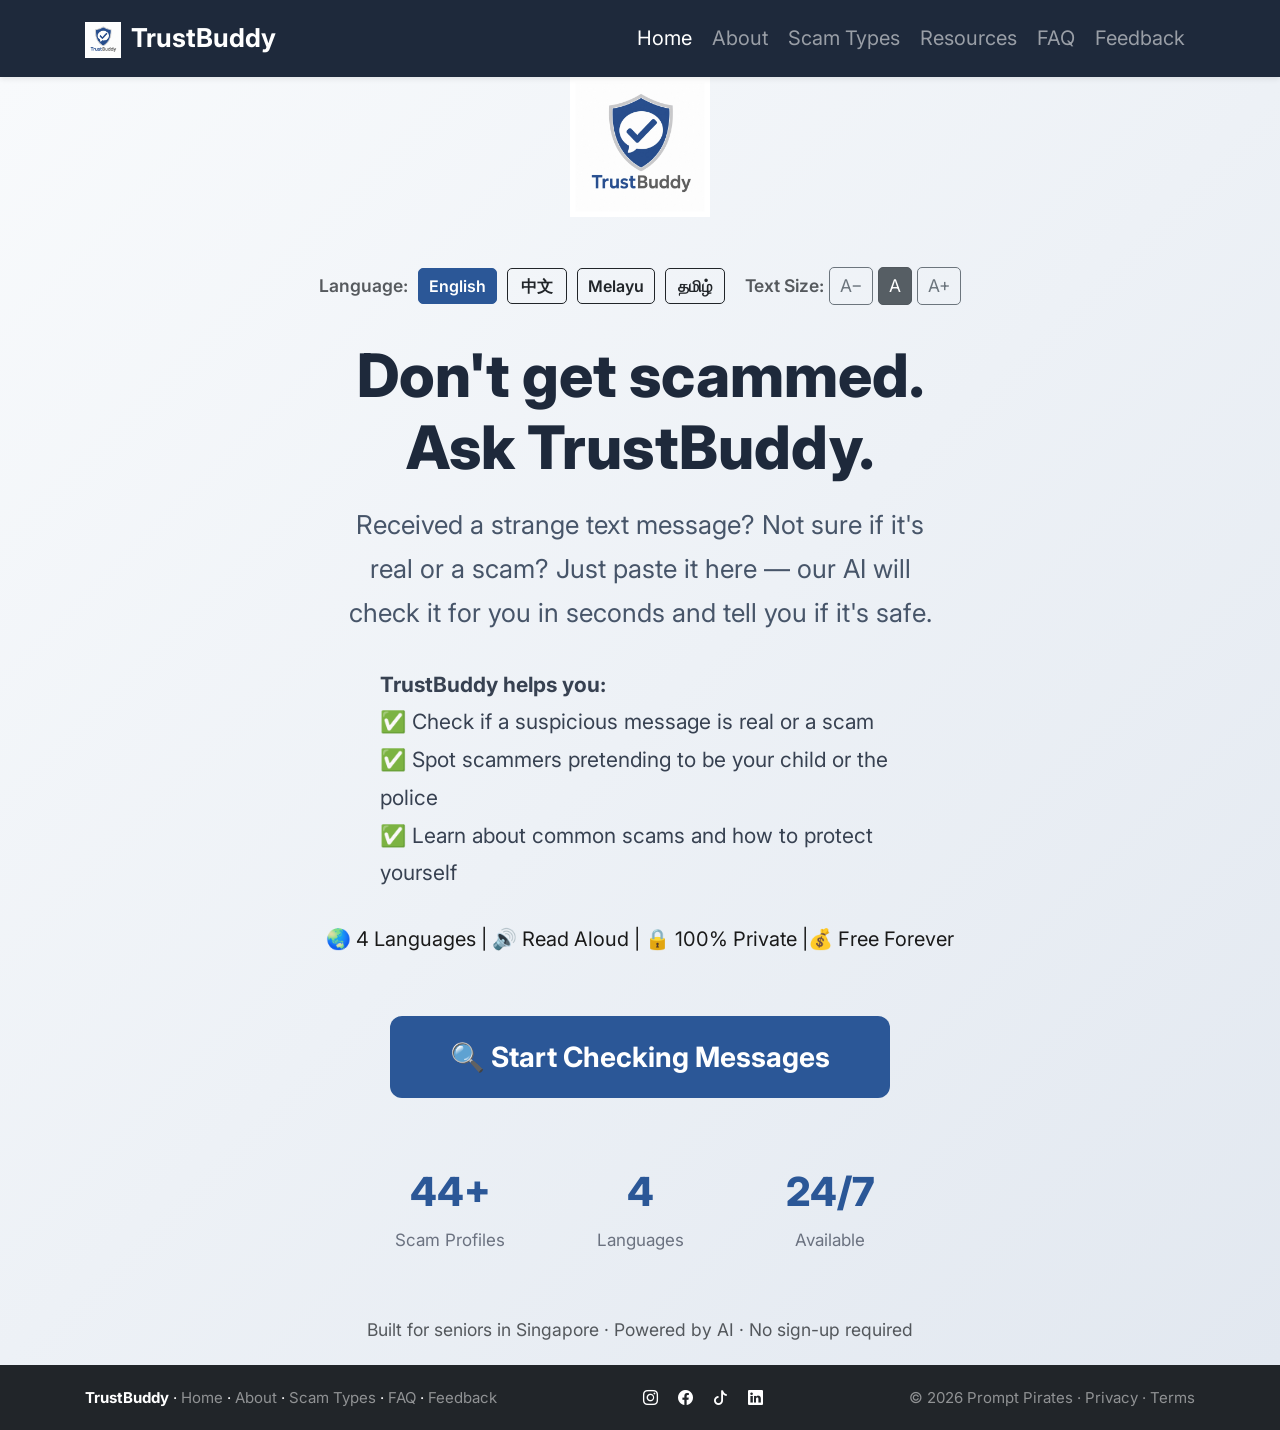
<file: index.html>
<!DOCTYPE html>
<html lang="en">
<head>
    <meta charset="UTF-8">
    <meta name="viewport" content="width=device-width, initial-scale=1.0">
    <title>TrustBuddy — Your AI Anti-Scam Assistant</title>
    <meta name="description" content="AI-powered Anti-Scam Assistant that checks suspicious messages and links to keep seniors safe from scams in Singapore.">
    <link href="https://cdn.jsdelivr.net/npm/bootstrap@5.3.3/dist/css/bootstrap.min.css" rel="stylesheet">
    <link href="https://cdn.jsdelivr.net/npm/bootstrap-icons@1.11.3/font/bootstrap-icons.min.css" rel="stylesheet">
    <link href="https://fonts.googleapis.com/css2?family=Inter:wght@400;500;600;700;800&display=swap" rel="stylesheet">
    <link rel="stylesheet" href="style.css">
    <style>
        .hero-section {
            min-height: 100vh;
            display: flex;
            align-items: center;
            background: linear-gradient(135deg, #f8fafc 0%, #e2e8f0 100%);
        }
        .hero-logo {
            max-height: 140px;
            margin-bottom: 1.5rem;
        }
        .hero-title {
            font-size: 3rem;
            font-weight: 800;
            color: #1e293b;
        }
        .hero-subtitle {
            font-size: 1.3rem;
            color: #475569;
            max-width: 600px;
            margin: 0 auto;
        }
        .btn-start {
            background: #2b5797;
            color: #fff;
            font-size: 1.4rem;
            font-weight: 700;
            padding: 1rem 3rem;
            border-radius: 12px;
            border: none;
            transition: all 0.2s ease;
            min-height: 70px;
        }
        .btn-start:hover {
            background: #1e4070;
            color: #fff;
            transform: translateY(-3px);
            box-shadow: 0 8px 24px rgba(43, 87, 151, 0.3);
        }
        .feature-badge {
            display: inline-flex;
            align-items: center;
            gap: 0.4rem;
            padding: 0.5rem 1rem;
            background: #fff;
            border: 2px solid #e2e8f0;
            border-radius: 50px;
            font-size: 0.9rem;
            font-weight: 600;
            color: #374151;
        }
        .stats-row {
            margin-top: 2rem;
        }
        .stat-item {
            text-align: center;
        }
        .stat-number {
            font-size: 2rem;
            font-weight: 800;
            color: #2b5797;
        }
        .stat-label {
            font-size: 0.85rem;
            color: #6b7280;
        }
        @media (max-width: 576px) {
            .hero-title { font-size: 2.2rem; }
            .hero-subtitle { font-size: 1.1rem; }
            .btn-start { font-size: 1.2rem; padding: 0.9rem 2rem; }
        }
    </style>
</head>
<body>

    <!-- NAVBAR -->
    <nav class="navbar navbar-expand-lg navbar-dark sticky-top shadow-sm" style="background-color: #1e293b;">
        <div class="container">
            <a class="navbar-brand fw-bold fs-4" href="index.html"><img src="assets/logo.png" alt="TrustBuddy" height="36" class="me-2">TrustBuddy</a>
            <button class="navbar-toggler" type="button" data-bs-toggle="collapse" data-bs-target="#mainNav">
                <span class="navbar-toggler-icon"></span>
            </button>
            <div class="collapse navbar-collapse" id="mainNav">
                <ul class="navbar-nav ms-auto">
                    <li class="nav-item"><a class="nav-link active" href="index.html">Home</a></li>
                    <li class="nav-item"><a class="nav-link" href="about.html">About</a></li>
                    <li class="nav-item"><a class="nav-link" href="scam-types.html">Scam Types</a></li>
                    <li class="nav-item"><a class="nav-link" href="resources.html">Resources</a></li>
                    <li class="nav-item"><a class="nav-link" href="faq.html">FAQ</a></li>
                    <li class="nav-item"><a class="nav-link" href="feedback.html">Feedback</a></li>
                </ul>
            </div>
        </div>
    </nav>


    <!-- HERO / LANDING -->
    <section class="hero-section">
        <div class="container text-center">
            <img src="assets/logo.png" alt="TrustBuddy Logo" class="hero-logo">
            <div class="container">
            <div class="d-flex justify-content-center flex-wrap gap-3 mt-3">
                <div class="d-flex align-items-center gap-2">
                    <span class="small fw-semibold text-muted" id="langLabel">Language:</span>
                    <button class="btn btn-sm lang-btn active" style="background:#2b5797;border-color:#2b5797;color:#fff;" onclick="switchLang('en')">English</button>
                    <button class="btn btn-sm btn-outline-dark lang-btn" onclick="switchLang('zh')">中文</button>
                    <button class="btn btn-sm btn-outline-dark lang-btn" onclick="switchLang('ms')">Melayu</button>
                    <button class="btn btn-sm btn-outline-dark lang-btn" onclick="switchLang('ta')">தமிழ்</button>
                </div>
                <div class="d-flex align-items-center gap-1">
                    <span class="small fw-semibold text-muted" id="sizeLabel">Text Size:</span>
                    <button class="btn btn-sm btn-outline-secondary size-btn" onclick="changeTextSize('decrease')">A−</button>
                    <button class="btn btn-sm btn-secondary size-btn active" onclick="changeTextSize('reset')">A</button>
                    <button class="btn btn-sm btn-outline-secondary size-btn" onclick="changeTextSize('increase')">A+</button>
                </div>
            </div>
        </div> <br>
            <h1 class="hero-title" data-i18n="indexTrustBuddy">Don't get scammed.<br>Ask TrustBuddy.</h1>
            <p class="hero-subtitle mt-3" data-i18n="indexReceivedText">Received a strange text message? Not sure if it's real or a scam? Just paste it here — our AI will check it for you in seconds and tell you if it's safe.</p>

            <div class="mt-4 text-start mx-auto" style="max-width:520px;">
                <p style="font-size:1.05rem; color:#374151; line-height:1.8;" data-i18n="indexTrustBuddyHelp">
                    <strong>TrustBuddy helps you:</strong><br>
                    ✅ Check if a suspicious message is real or a scam<br>
                    ✅ Spot scammers pretending to be your child or the police<br>
                    ✅ Know if a link is safe before you click<br>
                    ✅ Get clear advice on what to do next
                </p>
            </div>

            <div class="d-flex flex-wrap justify-content-center gap-2 mt-4" data-i18n="indexTrustBuddyHelpsYou">
                <span class="feature-badge">🌏 4 Languages</span>
                <span class="feature-badge">🔊 Read Aloud</span>
                <span class="feature-badge">🔒 100% Private</span>
                <span class="feature-badge">💰 Free Forever</span>
            </div>

            <div class="mt-5">
                <a href="check.html" class="btn btn-start" data-i18n="indexCheckMessage">🔍 Start Checking Messages</a>
            </div>

            <div class="row stats-row justify-content-center mt-5">
                <div class="col-4 col-md-2 stat-item">
                    <div class="stat-number" >44+</div>
                    <div class="stat-label" data-i18n="indexScamProfiles">Scam Profiles</div>
                </div>
                <div class="col-4 col-md-2 stat-item">
                    <div class="stat-number">4</div>
                    <div class="stat-label" data-i18n="indexLanguages">Languages</div>
                </div>
                <div class="col-4 col-md-2 stat-item">
                    <div class="stat-number">24/7</div>
                    <div class="stat-label" data-i18n="indexAvailable">Available</div>
                </div>
            </div>

            <p class="mt-5 text-muted small" data-i18n="indexBuiltForSeniors">Built for seniors in Singapore · Powered by AI · No sign-up required</p>
        </div>
    </section>

    <!-- FOOTER -->
    <footer class="bg-dark text-white py-3 mb-0">
        <div class="container">
            <div class="d-flex flex-wrap justify-content-between align-items-center gap-3">
                <div><strong>TrustBuddy</strong> · <a href="index.html" class="text-white-50 text-decoration-none">Home</a> · <a href="about.html" class="text-white-50 text-decoration-none">About</a> · <a href="scam-types.html" class="text-white-50 text-decoration-none">Scam Types</a> · <a href="faq.html" class="text-white-50 text-decoration-none">FAQ</a> · <a href="feedback.html" class="text-white-50 text-decoration-none">Feedback</a></div>
                <div class="d-flex gap-3 align-items-center">
                    <a href="https://www.instagram.com/" target="_blank" rel="noopener" class="text-white"><i class="bi bi-instagram"></i></a>
                    <a href="https://www.facebook.com/" target="_blank" rel="noopener" class="text-white"><i class="bi bi-facebook"></i></a>
                    <a href="https://www.tiktok.com/" target="_blank" rel="noopener" class="text-white"><i class="bi bi-tiktok"></i></a>
                    <a href="https://www.linkedin.com/" target="_blank" rel="noopener" class="text-white"><i class="bi bi-linkedin"></i></a>
                </div>
                <div class="text-white-50">© 2026 Prompt Pirates · Privacy · Terms</div>
            </div>
        </div>
    </footer>

    <script src="https://cdn.jsdelivr.net/npm/bootstrap@5.3.3/dist/js/bootstrap.bundle.min.js"></script>
    <script src="script.js"></script>
    <script src="textsize.js"></script>
</body>
</html>
</file>
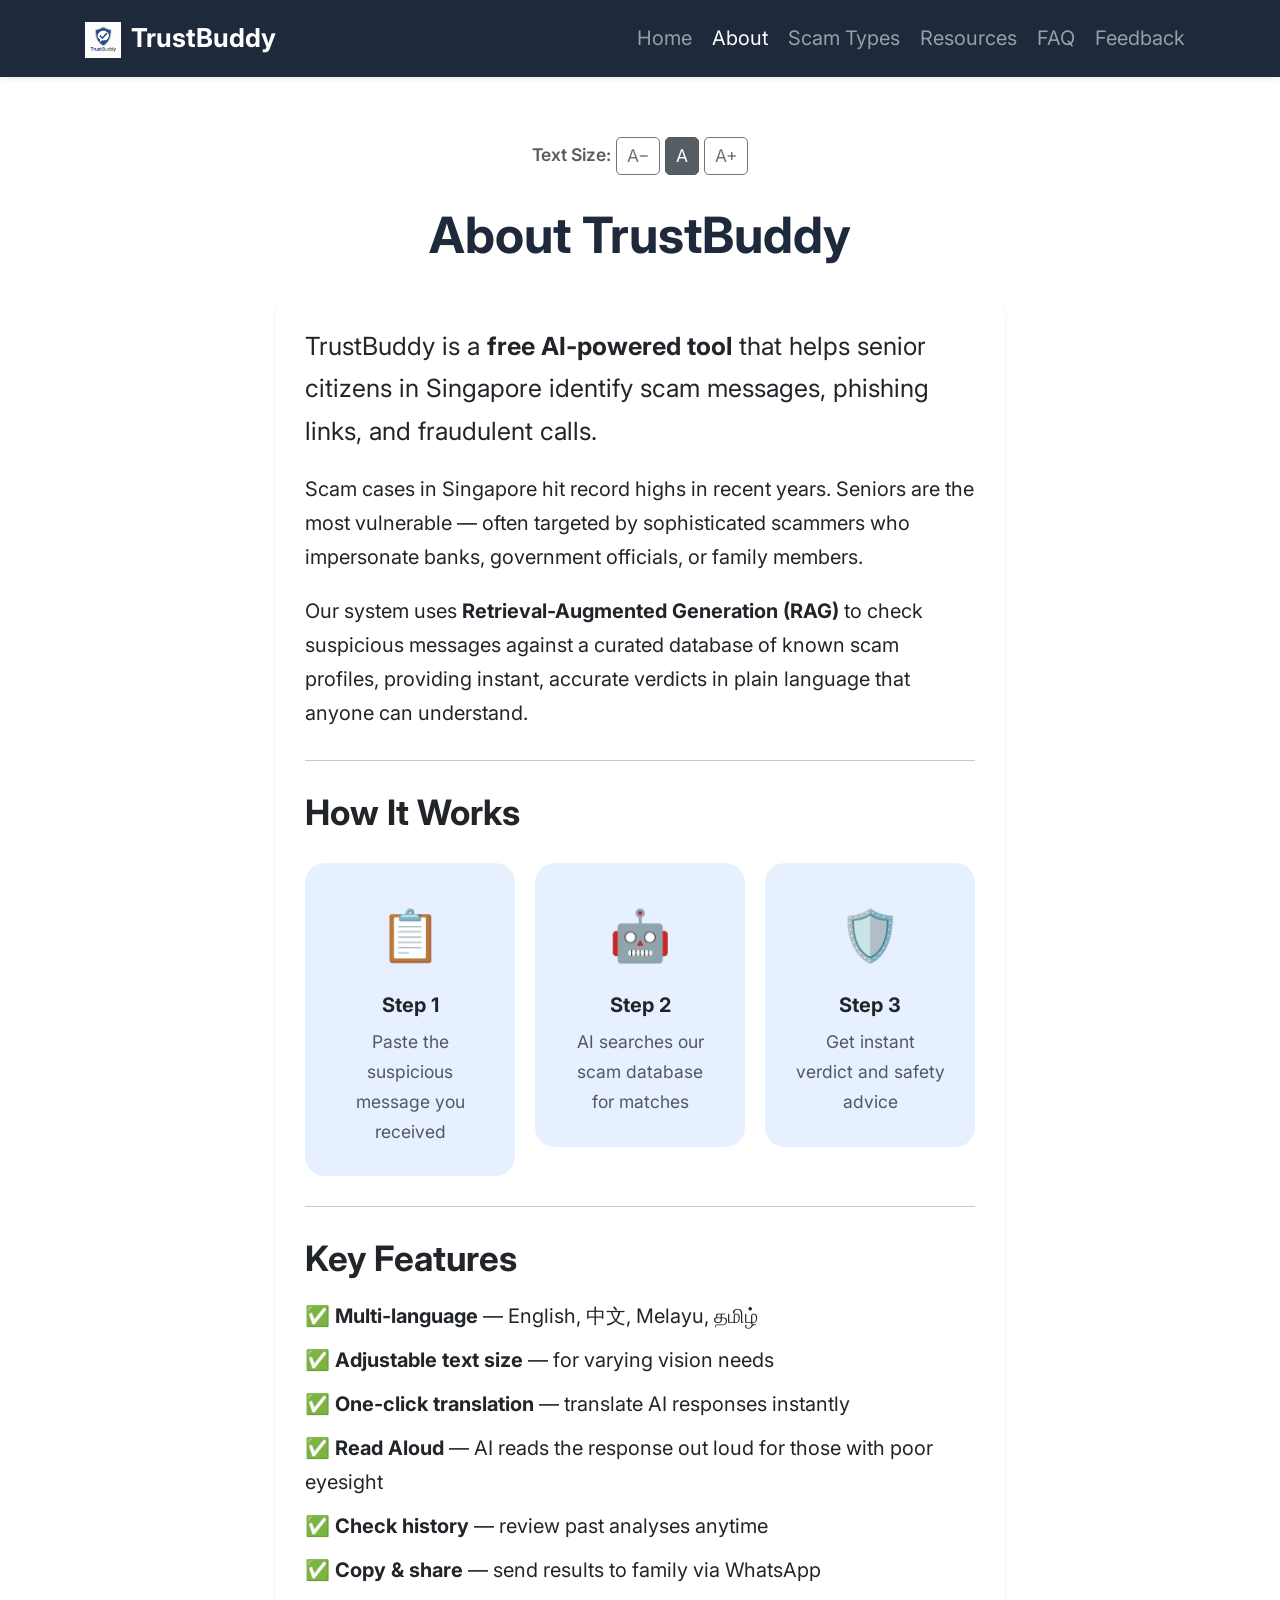
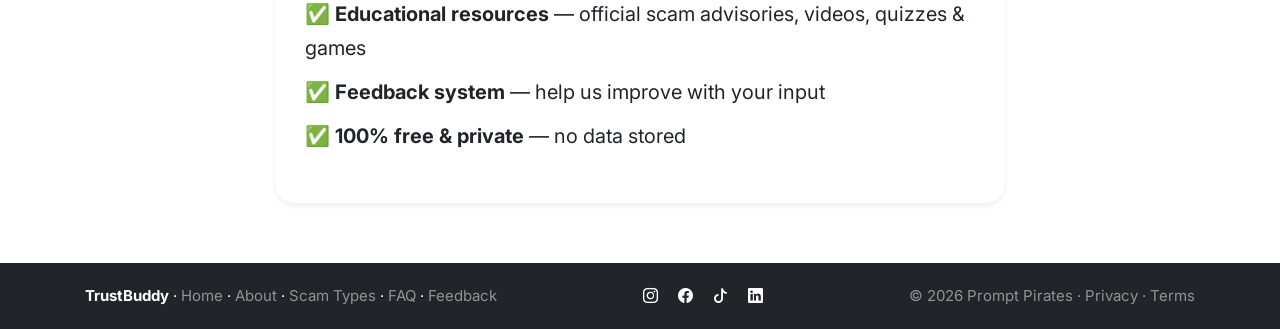
<file: about.html>
<!DOCTYPE html>
<html lang="en">
<head>
    <meta charset="UTF-8">
    <meta name="viewport" content="width=device-width, initial-scale=1.0">
    <title>About — TrustBuddy</title>
    <link href="https://cdn.jsdelivr.net/npm/bootstrap@5.3.3/dist/css/bootstrap.min.css" rel="stylesheet">
    <link href="https://cdn.jsdelivr.net/npm/bootstrap-icons@1.11.3/font/bootstrap-icons.min.css" rel="stylesheet">
    <link href="https://fonts.googleapis.com/css2?family=Inter:wght@400;500;600;700;800&display=swap" rel="stylesheet">
    <link rel="stylesheet" href="style.css">
</head>
<body>

    <!-- NAVBAR -->
    <nav class="navbar navbar-expand-lg navbar-dark sticky-top shadow-sm" style="background-color: #1e293b;">
        <div class="container">
            <a class="navbar-brand fw-bold fs-4" href="index.html"><img src="assets/logo.png" alt="TrustBuddy" height="36" class="me-2"><span id="navBrand">TrustBuddy</span></a>
            <button class="navbar-toggler" type="button" data-bs-toggle="collapse" data-bs-target="#mainNav">
                <span class="navbar-toggler-icon"></span>
            </button>
            <div class="collapse navbar-collapse" id="mainNav">
                <ul class="navbar-nav ms-auto">
                    <li class="nav-item"><a id="navHome" class="nav-link" href="index.html">Home</a></li>
                    <li class="nav-item"><a id="navAbout" class="nav-link active" href="about.html">About</a></li>
                    <li class="nav-item"><a id="navScamTypes" class="nav-link" href="scam-types.html">Scam Types</a></li>
                    <li class="nav-item"><a id="navResources" class="nav-link" href="resources.html">Resources</a></li>
                    <li class="nav-item"><a id="navFAQ" class="nav-link" href="faq.html">FAQ</a></li>
                    <li class="nav-item"><a id="navFeedback" class="nav-link" href="feedback.html">Feedback</a></li>
                </ul>
            </div>
        </div>
    </nav>

    <!-- ABOUT CONTENT -->
    <section class="py-5">
        <div class="container">
            <div class="text-center mb-4">
                <span class="small fw-semibold text-muted" id="sizeLabel">Text Size:</span>
                <button class="btn btn-sm btn-outline-secondary size-btn" onclick="changeTextSize('decrease')">A−</button>
                <button class="btn btn-sm btn-secondary size-btn active" onclick="changeTextSize('reset')">A</button>
                <button class="btn btn-sm btn-outline-secondary size-btn" onclick="changeTextSize('increase')">A+</button>
            </div>
            <div class="row justify-content-center">
                <div class="col-lg-8">
                    <h1 id="pageHeadingAbout" class="fw-bold text-center mb-4" style="color:#1e293b;"><i class="bi bi-info-circle"></i> About TrustBuddy</h1>
                    <div class="card border-0 shadow-sm rounded-4">
                        <div class="card-body p-4">
                            <p class="fs-5" data-i18n="aboutIntro1">TrustBuddy is a <strong>free AI-powered tool</strong> that helps senior citizens in Singapore identify scam messages, phishing links, and fraudulent calls.</p>
                            <p data-i18n="aboutIntro2">Scam cases in Singapore hit record highs in recent years. Seniors are the most vulnerable — often targeted by sophisticated scammers who impersonate banks, government officials, or family members.</p>
                            <p data-i18n="aboutIntro3">Our system uses <strong>Retrieval-Augmented Generation (RAG)</strong> to check suspicious messages against a curated database of known scam profiles, providing instant, accurate verdicts in plain language that anyone can understand.</p>

                            <hr class="my-4">

                            <h3 class="fw-bold" data-i18n="howItWorks">How It Works</h3>
                            <div class="row g-3 mt-2">
                                <div class="col-md-4 text-center">
                                    <div class="bg-primary bg-opacity-10 rounded-4 p-4">
                                        <div class="fs-1">📋</div>
                                        <p class="fw-bold mt-2 mb-1" data-i18n="step1Title">Step 1</p>
                                        <p class="small text-muted mb-0" data-i18n="step1Desc">Paste the suspicious message you received</p>
                                    </div>
                                </div>
                                <div class="col-md-4 text-center">
                                    <div class="bg-primary bg-opacity-10 rounded-4 p-4">
                                        <div class="fs-1">🤖</div>
                                        <p class="fw-bold mt-2 mb-1" data-i18n="step2Title">Step 2</p>
                                        <p class="small text-muted mb-0" data-i18n="step2Desc">AI searches our scam database for matches</p>
                                    </div>
                                </div>
                                <div class="col-md-4 text-center">
                                    <div class="bg-primary bg-opacity-10 rounded-4 p-4">
                                        <div class="fs-1">🛡️</div>
                                        <p class="fw-bold mt-2 mb-1" data-i18n="step3Title">Step 3</p>
                                        <p class="small text-muted mb-0" data-i18n="step3Desc">Get instant verdict and safety advice</p>
                                    </div>
                                </div>
                            </div>

                            <hr class="my-4">

                            <h3 class="fw-bold" data-i18n="keyFeatures">Key Features</h3>
                            <ul class="list-unstyled mt-3">
                                <li class="mb-2" data-i18n="featureMultiLanguage">✅ <strong>Multi-language</strong> — English, 中文, Melayu, தமிழ்</li>
                                <li class="mb-2" data-i18n="featureAdjustableText">✅ <strong>Adjustable text size</strong> — for varying vision needs</li>
                                <li class="mb-2" data-i18n="featureTranslation">✅ <strong>One-click translation</strong> — translate AI responses instantly</li>
                                <li class="mb-2" data-i18n="featureReadAloud">✅ <strong>Read Aloud</strong> — AI reads the response out loud for those with poor eyesight</li>
                                <li class="mb-2" data-i18n="featureHistory">✅ <strong>Check history</strong> — review past analyses anytime</li>
                                <li class="mb-2" data-i18n="featureCopyShare">✅ <strong>Copy & share</strong> — send results to family via WhatsApp</li>
                                <li class="mb-2" data-i18n="featureResources">✅ <strong>Educational resources</strong> — official scam advisories, videos, quizzes & games</li>
                                <li class="mb-2" data-i18n="featureFeedback">✅ <strong>Feedback system</strong> — help us improve with your input</li>
                                <li class="mb-2" data-i18n="featurePrivacy">✅ <strong>100% free & private</strong> — no data stored</li>
                            </ul>

                        </div>
                    </div>
                </div>
            </div>
        </div>
    </section>

    <!-- FOOTER -->
    <footer class="bg-dark text-white py-3 mb-0">
        <div class="container">
            <div class="d-flex flex-wrap justify-content-between align-items-center gap-3">
                <div><strong>TrustBuddy</strong> · <a href="index.html" class="text-white-50 text-decoration-none" data-i18n="footerHome">Home</a> · <a href="about.html" class="text-white-50 text-decoration-none" data-i18n="footerAbout">About</a> · <a href="scam-types.html" class="text-white-50 text-decoration-none" data-i18n="footerScamTypes">Scam Types</a> · <a href="faq.html" class="text-white-50 text-decoration-none" data-i18n="footerFAQ">FAQ</a> · <a href="feedback.html" class="text-white-50 text-decoration-none" data-i18n="footerFeedback">Feedback</a></div>
                <div class="d-flex gap-3 align-items-center">
                    <a href="https://www.instagram.com/" target="_blank" rel="noopener" class="text-white"><i class="bi bi-instagram"></i></a>
                    <a href="https://www.facebook.com/" target="_blank" rel="noopener" class="text-white"><i class="bi bi-facebook"></i></a>
                    <a href="https://www.tiktok.com/" target="_blank" rel="noopener" class="text-white"><i class="bi bi-tiktok"></i></a>
                    <a href="https://www.linkedin.com/" target="_blank" rel="noopener" class="text-white"><i class="bi bi-linkedin"></i></a>
                </div>
                <div class="text-white-50">© 2026 Prompt Pirates · Privacy · Terms</div>
            </div>
        </div>
    </footer>

    <script src="https://cdn.jsdelivr.net/npm/bootstrap@5.3.3/dist/js/bootstrap.bundle.min.js"></script>
    <script src="script.js"></script>
    <script src="textsize.js"></script>
</body>
</html>
</file>
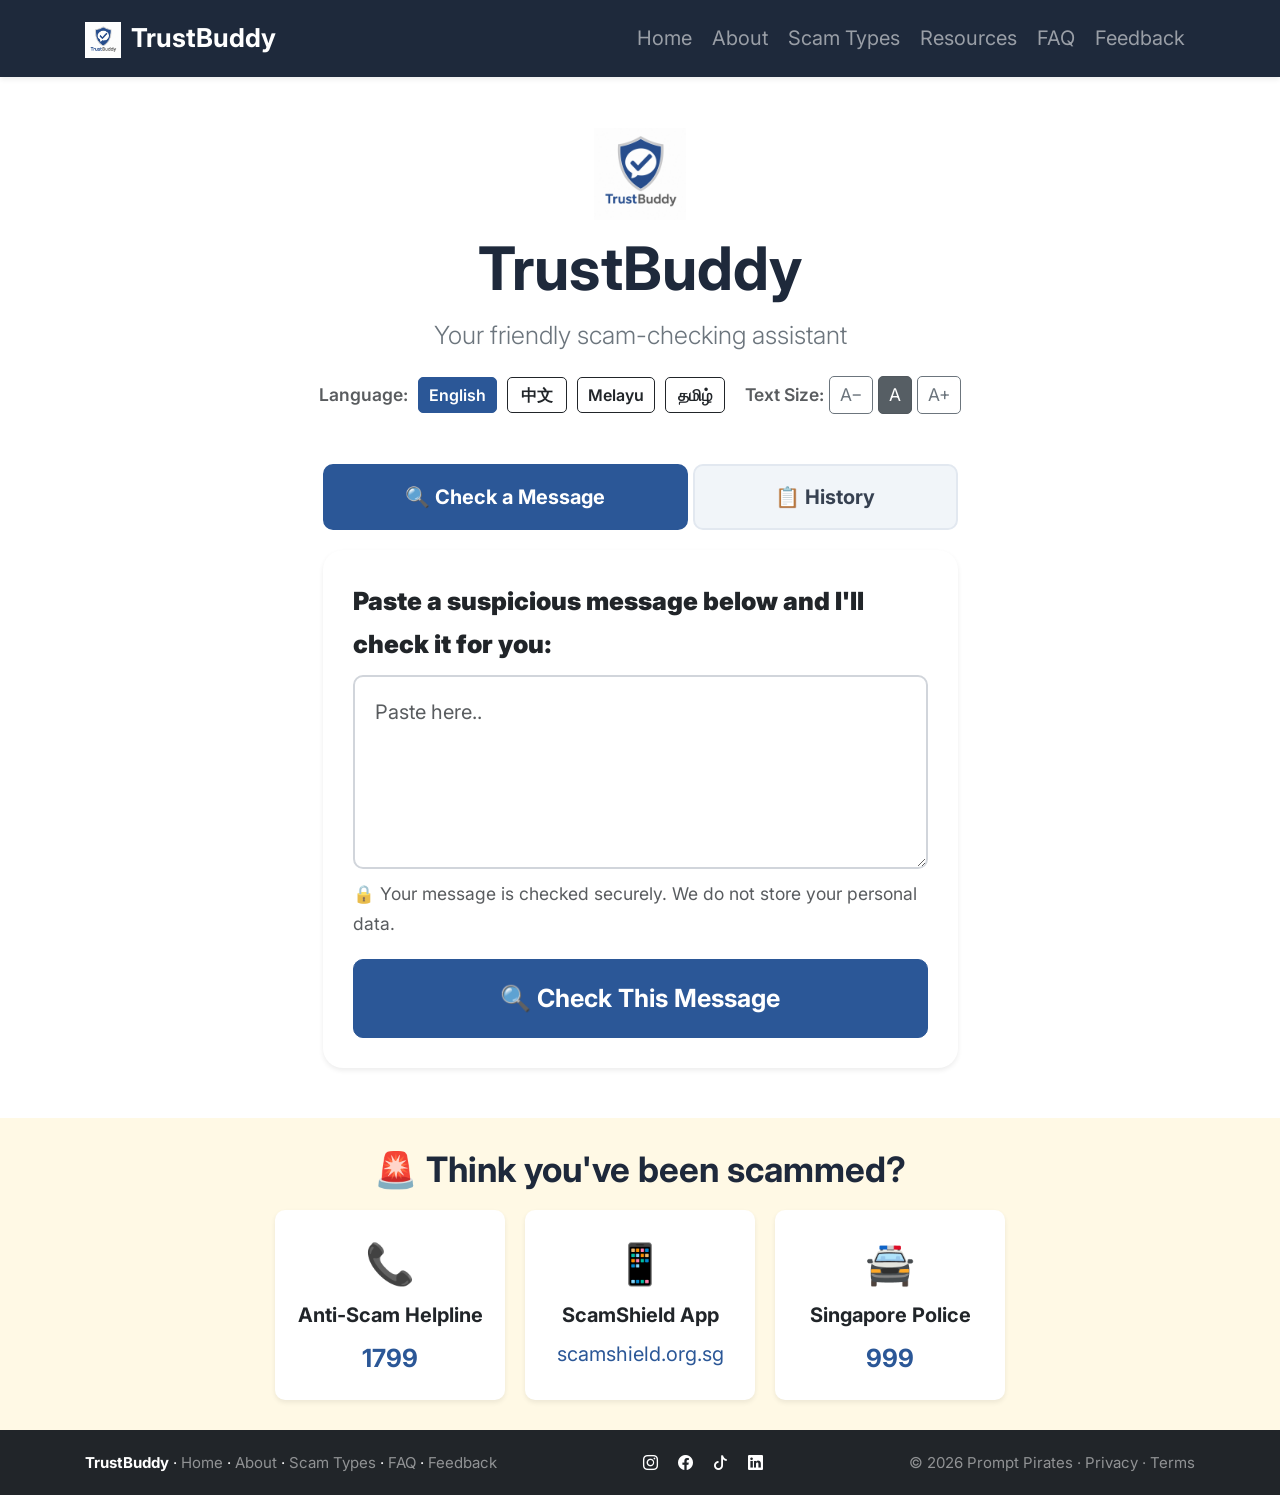
<file: check.html>
<!DOCTYPE html>
<html lang="en">
<head>
    <meta charset="UTF-8">
    <meta name="viewport" content="width=device-width, initial-scale=1.0">
    <title>TrustBuddy — Anti-Scam Assistant</title>
    <meta name="description" content="AI-powered Anti-Scam Assistant that checks suspicious messages and links to keep you safe from scams.">
    <link href="https://cdn.jsdelivr.net/npm/bootstrap@5.3.3/dist/css/bootstrap.min.css" rel="stylesheet">
    <link href="https://cdn.jsdelivr.net/npm/bootstrap-icons@1.11.3/font/bootstrap-icons.min.css" rel="stylesheet">
    <link rel="preconnect" href="https://fonts.googleapis.com">
    <link rel="preconnect" href="https://fonts.gstatic.com" crossorigin>
    <link href="https://fonts.googleapis.com/css2?family=Inter:wght@400;500;600;700;800&display=swap" rel="stylesheet">
    <link rel="stylesheet" href="style.css">
</head>
<body>

    <!-- NAVBAR -->
    <nav class="navbar navbar-expand-lg navbar-dark sticky-top shadow-sm" style="background-color: #1e293b;">
        <div class="container">
            <a class="navbar-brand fw-bold fs-4" href="index.html"><img src="assets/logo.png" alt="TrustBuddy" height="36" class="me-2"><span id="navBrand">TrustBuddy</span></a>
            <button class="navbar-toggler" type="button" data-bs-toggle="collapse" data-bs-target="#mainNav">
                <span class="navbar-toggler-icon"></span>
            </button>
            <div class="collapse navbar-collapse" id="mainNav">
                <ul class="navbar-nav ms-auto">
                    <li class="nav-item"><a id="navHome" class="nav-link" href="index.html">Home</a></li>
                    <li class="nav-item"><a id="navAbout" class="nav-link" href="about.html">About</a></li>
                    <li class="nav-item"><a id="navScamTypes" class="nav-link" href="scam-types.html">Scam Types</a></li>
                    <li class="nav-item"><a id="navResources" class="nav-link" href="resources.html">Resources</a></li>
                    <li class="nav-item"><a id="navFAQ" class="nav-link" href="faq.html">FAQ</a></li>
                    <li class="nav-item"><a id="navFeedback" class="nav-link" href="feedback.html">Feedback</a></li>
                </ul>
            </div>
        </div>
    </nav>

    <!-- HERO -->
    <section class="py-4 text-center">
        <div class="container">
            <div class="logo-large" aria-hidden="true"><img src="assets/logo.png" alt="TrustBuddy Logo" height="100"></div>
            <h1 class="display-5 fw-bold" style="color: #1e293b;">TrustBuddy</h1>
            <p class="lead text-secondary" data-i18n="tagline">Your friendly scam-checking assistant</p>
            <!-- Accessibility Controls -->
            <div class="d-flex justify-content-center flex-wrap gap-3 mt-3">
                <div class="d-flex align-items-center gap-2">
                    <span class="small fw-semibold text-muted" id="langLabel">Language:</span>
                    <button class="btn btn-sm lang-btn active" style="background:#2b5797;border-color:#2b5797;color:#fff;" onclick="switchLang('en')">English</button>
                    <button class="btn btn-sm btn-outline-dark lang-btn" onclick="switchLang('zh')">中文</button>
                    <button class="btn btn-sm btn-outline-dark lang-btn" onclick="switchLang('ms')">Melayu</button>
                    <button class="btn btn-sm btn-outline-dark lang-btn" onclick="switchLang('ta')">தமிழ்</button>
                </div>
                <div class="d-flex align-items-center gap-1">
                    <span class="small fw-semibold text-muted" id="sizeLabel">Text Size:</span>
                    <button class="btn btn-sm btn-outline-secondary size-btn" onclick="changeTextSize('decrease')">A−</button>
                    <button class="btn btn-sm btn-secondary size-btn active" onclick="changeTextSize('reset')">A</button>
                    <button class="btn btn-sm btn-outline-secondary size-btn" onclick="changeTextSize('increase')">A+</button>
                </div>
            </div>
        </div>
    </section>

    <!-- MAIN CHECK AREA -->
    <section class="py-3">
        <div class="container">
            <div class="row justify-content-center">
                <div class="col-lg-7 col-md-9">
                    <!-- Tab Navigation -->
                    <ul class="nav nav-pills nav-fill mb-3 gap-1" role="tablist">
                        <li class="nav-item">
                            <button class="nav-link active" id="tabCheck" onclick="switchTab('check')">
                                <span id="tabCheckLabel">🔍 Check a Message</span>
                            </button>
                        </li>
                        <li class="nav-item">
                            <button class="nav-link" id="tabHistory" onclick="switchTab('history')">
                                <span id="tabHistoryLabel">📋 History</span>
                            </button>
                        </li>
                    </ul>

                    <!-- Card -->
                    <div class="card shadow-sm border-0 rounded-4">
                        <div class="card-body p-4">

                            <!-- CHECK TAB -->
                            <section id="panelCheck" class="tab-panel active">
                                <div class="mb-3">
                                    <label for="scamInput" id="inputLabel" class="form-label fs-5 fw-bold"></label>
                                    <textarea id="scamInput" class="form-control form-control-lg" rows="5" aria-describedby="privacyNote" placeholder="Paste a suspicious message below and I'll check it for you..."></textarea>
                                    <p class="form-text mt-2" id="privacyNote">🔒 Your message is checked securely. We do not store your personal data.</p>
                                </div>

                                <button id="checkButton" class="btn btn-lg w-100 fw-bold py-3" style="background:#2b5797;border-color:#2b5797;color:#fff;" type="button" onclick="checkMessage()">
                                    <span id="checkBtnLabel">🔍 Check This Message</span>
                                </button>

                                <div id="loadingStatus" class="loading" role="status" aria-live="polite">
                                    <span id="loadingLabel">Analysing — please wait...</span>
                                    <div class="spinner" aria-hidden="true"></div>
                                </div>

                                <div id="resultBox" class="result-box" aria-live="polite"></div>
                            </section>

                            <!-- HISTORY TAB -->
                            <section id="panelHistory" class="tab-panel">
                                <div class="d-flex justify-content-between align-items-center mb-3">
                                    <h2 class="fs-5 fw-bold mb-0" id="historyTitle">Previous Checks</h2>
                                    <button class="btn btn-sm btn-outline-danger" onclick="clearHistory()" type="button" id="clearHistoryBtn">🗑️ Clear All</button>
                                </div>
                                <div id="historyList" class="history-list">
                                    <p class="text-muted text-center py-4" id="historyEmpty">No messages checked yet. Your history will appear here.</p>
                                </div>
                            </section>
                        </div>
                    </div>

                    <!-- Connection Status removed -->
                </div>
            </div>
        </div>
    </section>

    <!-- EMERGENCY CONTACTS -->
    <section class="py-4 mt-4 bg-warning bg-opacity-10">
        <div class="container">
            <div class="row justify-content-center">
                <div class="col-lg-8 text-center">
                    <h3 class="fw-bold mb-3" style="color:#1e293b;" id="emergencyTitle">🚨 Think you've been scammed?</h3>
                    <div class="row g-3">
                        <div class="col-md-4">
                            <div class="card border-0 bg-white shadow-sm rounded-3 p-3 h-100">
                                <div class="fs-2">📞</div>
                                <p class="fw-bold mb-1">Anti-Scam Helpline</p>
                                <a class="fs-5 fw-bold text-decoration-none" style="color:#2b5797;">1799</a>
                            </div>
                        </div>
                        <div class="col-md-4">
                            <div class="card border-0 bg-white shadow-sm rounded-3 p-3 h-100">
                                <div class="fs-2">📱</div>
                                <p class="fw-bold mb-1">ScamShield App</p>
                                <a href="https://www.scamshield.org.sg" target="_blank" rel="noopener" class="text-decoration-none" style="color:#2b5797;">scamshield.org.sg</a>
                            </div>
                        </div>
                        <div class="col-md-4">
                            <div class="card border-0 bg-white shadow-sm rounded-3 p-3 h-100">
                                <div class="fs-2">🚔</div>
                                <p class="fw-bold mb-1">Singapore Police</p>
                                <a class="fs-5 fw-bold text-decoration-none" style="color:#2b5797;">999</a>
                            </div>
                        </div>
                    </div>
                </div>
            </div>
        </div>
    </section>

    <!-- FOOTER -->
    <footer class="bg-dark text-white py-3 mb-0">
        <div class="container">
            <div class="d-flex flex-wrap justify-content-between align-items-center gap-3">
                <div><strong>TrustBuddy</strong> · <a href="index.html" class="text-white-50 text-decoration-none" data-i18n="footerHome">Home</a> · <a href="about.html" class="text-white-50 text-decoration-none" data-i18n="footerAbout">About</a> · <a href="scam-types.html" class="text-white-50 text-decoration-none" data-i18n="footerScamTypes">Scam Types</a> · <a href="faq.html" class="text-white-50 text-decoration-none" data-i18n="footerFAQ">FAQ</a> · <a href="feedback.html" class="text-white-50 text-decoration-none" data-i18n="footerFeedback">Feedback</a></div>
                <div class="d-flex gap-3 align-items-center">
                    <a href="https://www.instagram.com/" target="_blank" rel="noopener" class="text-white"><i class="bi bi-instagram"></i></a>
                    <a href="https://www.facebook.com/" target="_blank" rel="noopener" class="text-white"><i class="bi bi-facebook"></i></a>
                    <a href="https://www.tiktok.com/" target="_blank" rel="noopener" class="text-white"><i class="bi bi-tiktok"></i></a>
                    <a href="https://www.linkedin.com/" target="_blank" rel="noopener" class="text-white"><i class="bi bi-linkedin"></i></a>
                </div>
                <div class="text-white-50">© 2026 Prompt Pirates · Privacy · Terms</div>
            </div>
        </div>
    </footer>

    <script src="https://cdn.jsdelivr.net/npm/bootstrap@5.3.3/dist/js/bootstrap.bundle.min.js"></script>
    <script src="script.js"></script>
    <script src="textsize.js"></script>
</body>
</html>
</file>
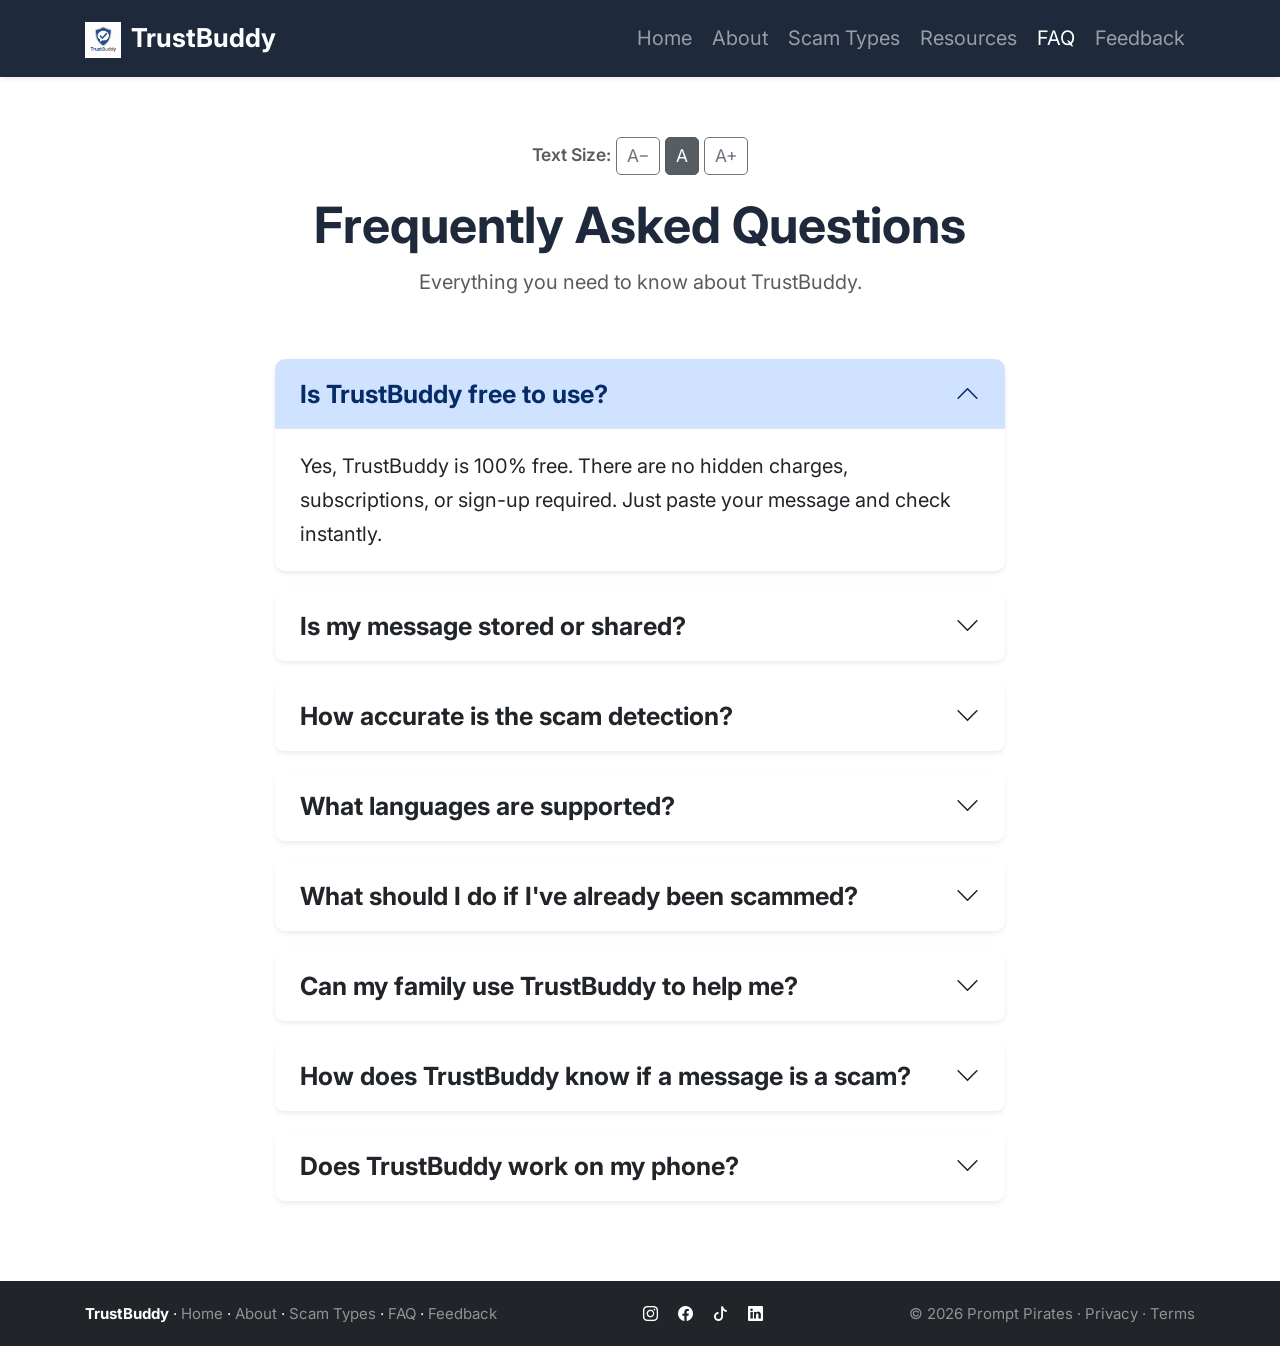
<file: faq.html>
<!DOCTYPE html>
<html lang="en">
<head>
    <meta charset="UTF-8">
    <meta name="viewport" content="width=device-width, initial-scale=1.0">
    <title>FAQ — TrustBuddy</title>
    <link href="https://cdn.jsdelivr.net/npm/bootstrap@5.3.3/dist/css/bootstrap.min.css" rel="stylesheet">
    <link href="https://cdn.jsdelivr.net/npm/bootstrap-icons@1.11.3/font/bootstrap-icons.min.css" rel="stylesheet">
    <link href="https://fonts.googleapis.com/css2?family=Inter:wght@400;500;600;700;800&display=swap" rel="stylesheet">
    <link rel="stylesheet" href="style.css">
</head>
<body>

    <!-- NAVBAR -->
    <nav class="navbar navbar-expand-lg navbar-dark sticky-top shadow-sm" style="background-color: #1e293b;">
        <div class="container">
            <a class="navbar-brand fw-bold fs-4" href="index.html"><img src="assets/logo.png" alt="TrustBuddy" height="36" class="me-2"><span id="navBrand">TrustBuddy</span></a>
            <button class="navbar-toggler" type="button" data-bs-toggle="collapse" data-bs-target="#mainNav">
                <span class="navbar-toggler-icon"></span>
            </button>
            <div class="collapse navbar-collapse" id="mainNav">
                <ul class="navbar-nav ms-auto">
                            <li class="nav-item"><a id="navHome" class="nav-link" href="index.html">Home</a></li>
                    <li class="nav-item"><a id="navAbout" class="nav-link" href="about.html">About</a></li>
                    <li class="nav-item"><a id="navScamTypes" class="nav-link" href="scam-types.html">Scam Types</a></li>
                    <li class="nav-item"><a id="navResources" class="nav-link" href="resources.html">Resources</a></li>
                    <li class="nav-item"><a id="navFAQ" class="nav-link active" href="faq.html">FAQ</a></li>
                    <li class="nav-item"><a id="navFeedback" class="nav-link" href="feedback.html">Feedback</a></li>
                </ul>
            </div>
        </div>
    </nav>

    <!-- FAQ -->
    <section class="py-5">
        <div class="container">
            <div class="text-center mb-3">
                <span class="small fw-semibold text-muted">Text Size:</span>
                <button class="btn btn-sm btn-outline-secondary size-btn" onclick="changeTextSize('decrease')">A−</button>
                <button class="btn btn-sm btn-secondary size-btn active" onclick="changeTextSize('reset')">A</button>
                <button class="btn btn-sm btn-outline-secondary size-btn" onclick="changeTextSize('increase')">A+</button>
            </div>
            <div class="row justify-content-center">
                <div class="col-lg-8">
                    <h1 id="pageHeadingFAQ" class="fw-bold text-center mb-2" style="color:#1e293b;"><i class="bi bi-question-circle"></i> Frequently Asked Questions</h1>
                    <p class="text-center text-muted mb-5" data-i18n="faqIntro">Everything you need to know about TrustBuddy.</p>

                    <div class="accordion" id="faqAccordion">
                        <div class="accordion-item border-0 shadow-sm mb-3 rounded-3 overflow-hidden">
                            <h3 class="accordion-header">
                                <button class="accordion-button fw-bold fs-5" type="button" data-bs-toggle="collapse" data-bs-target="#faq1" data-i18n="faqQ1">
                                    Is TrustBuddy free to use?
                                </button>
                            </h3>
                            <div id="faq1" class="accordion-collapse collapse show" data-bs-parent="#faqAccordion">
                                <div class="accordion-body fs-6" data-i18n="faqA1">Yes, TrustBuddy is 100% free. There are no hidden charges, subscriptions, or sign-up required. Just paste your message and check instantly.</div>
                            </div>
                        </div>

                        <div class="accordion-item border-0 shadow-sm mb-3 rounded-3 overflow-hidden">
                            <h3 class="accordion-header">
                                <button class="accordion-button collapsed fw-bold fs-5" type="button" data-bs-toggle="collapse" data-bs-target="#faq2" data-i18n="faqQ2">
                                    Is my message stored or shared?
                                </button>
                            </h3>
                            <div id="faq2" class="accordion-collapse collapse" data-bs-parent="#faqAccordion">
                                <div class="accordion-body fs-6" data-i18n="faqA2">Your messages are only used to check for scams and are not stored permanently or shared with third parties. We take your privacy seriously. Your check history is only saved locally on your own device.</div>
                            </div>
                        </div>

                        <div class="accordion-item border-0 shadow-sm mb-3 rounded-3 overflow-hidden">
                            <h3 class="accordion-header">
                                <button class="accordion-button collapsed fw-bold fs-5" type="button" data-bs-toggle="collapse" data-bs-target="#faq3" data-i18n="faqQ3">
                                    How accurate is the scam detection?
                                </button>
                            </h3>
                            <div id="faq3" class="accordion-collapse collapse" data-bs-parent="#faqAccordion">
                                <div class="accordion-body fs-6" data-i18n="faqA3">TrustBuddy uses AI powered by a curated database of real scam profiles from Singapore. While highly accurate, no system is perfect. We recommend contacting the authorities if you are unsure. When in doubt, call the Anti-Scam Helpline at <strong>1799</strong>.</div>
                            </div>
                        </div>

                        <div class="accordion-item border-0 shadow-sm mb-3 rounded-3 overflow-hidden">
                            <h3 class="accordion-header">
                                <button class="accordion-button collapsed fw-bold fs-5" type="button" data-bs-toggle="collapse" data-bs-target="#faq4" data-i18n="faqQ4">
                                    What languages are supported?
                                </button>
                            </h3>
                            <div id="faq4" class="accordion-collapse collapse" data-bs-parent="#faqAccordion">
                                <div class="accordion-body fs-6" data-i18n="faqA4">The interface supports all 4 official languages of Singapore: <strong>English, Chinese (中文), Malay (Melayu), and Tamil (தமிழ்)</strong>. AI responses can also be translated into any of these languages with one click.</div>
                            </div>
                        </div>

                        <div class="accordion-item border-0 shadow-sm mb-3 rounded-3 overflow-hidden">
                            <h3 class="accordion-header">
                                <button class="accordion-button collapsed fw-bold fs-5" type="button" data-bs-toggle="collapse" data-bs-target="#faq5" data-i18n="faqQ5">
                                    What should I do if I've already been scammed?
                                </button>
                            </h3>
                            <div id="faq5" class="accordion-collapse collapse" data-bs-parent="#faqAccordion">
                                <div class="accordion-body fs-6" data-i18n="faqA5">
                                    Act immediately:
                                    <ul class="mt-2">
                                        <li><strong>Call your bank</strong> to freeze your account</li>
                                        <li>Call the <strong>Anti-Scam Helpline: 1800-722-6688</strong></li>
                                        <li>File a <strong>police report</strong> online or call <strong>999</strong></li>
                                        <li>Report via the <strong>ScamShield App</strong></li>
                                    </ul>
                                    The faster you act, the higher the chance of recovering your funds.
                                </div>
                            </div>
                        </div>

                        <div class="accordion-item border-0 shadow-sm mb-3 rounded-3 overflow-hidden">
                            <h3 class="accordion-header">
                                <button class="accordion-button collapsed fw-bold fs-5" type="button" data-bs-toggle="collapse" data-bs-target="#faq6" data-i18n="faqQ6">
                                    Can my family use TrustBuddy to help me?
                                </button>
                            </h3>
                            <div id="faq6" class="accordion-collapse collapse" data-bs-parent="#faqAccordion">
                                <div class="accordion-body fs-6" data-i18n="faqA6">Absolutely! Family members can use TrustBuddy to check messages on behalf of their elderly parents or grandparents. You can also use the "Copy Result" button to share the AI's analysis via WhatsApp or SMS.</div>
                            </div>
                        </div>

                        <div class="accordion-item border-0 shadow-sm mb-3 rounded-3 overflow-hidden">
                            <h3 class="accordion-header">
                                <button class="accordion-button collapsed fw-bold fs-5" type="button" data-bs-toggle="collapse" data-bs-target="#faq7" data-i18n="faqQ7">
                                    How does TrustBuddy know if a message is a scam?
                                </button>
                            </h3>
                            <div id="faq7" class="accordion-collapse collapse" data-bs-parent="#faqAccordion">
                                <div class="accordion-body fs-6" data-i18n="faqA7">TrustBuddy uses a technology called <strong>Retrieval-Augmented Generation (RAG)</strong>. When you submit a message, our AI searches a curated database of known scam patterns, compares it against real scam profiles, and gives you a verdict based on matching patterns, red flags, and known tactics used by scammers in Singapore.</div>
                            </div>
                        </div>

                        <div class="accordion-item border-0 shadow-sm mb-3 rounded-3 overflow-hidden">
                            <h3 class="accordion-header">
                                <button class="accordion-button collapsed fw-bold fs-5" type="button" data-bs-toggle="collapse" data-bs-target="#faq8" data-i18n="faqQ8">
                                    Does TrustBuddy work on my phone?
                                </button>
                            </h3>
                            <div id="faq8" class="accordion-collapse collapse" data-bs-parent="#faqAccordion">
                                <div class="accordion-body fs-6" data-i18n="faqA8">Yes! TrustBuddy works on any device with a web browser — smartphones, tablets, and computers. The design is fully responsive and optimized for mobile use with large buttons and text.</div>
                            </div>
                        </div>
                            
                        </div>
                    </div>
                </div>
            </div>
        </div>
    </section>

    <!-- FOOTER -->
    <footer class="bg-dark text-white py-3 mb-0">
        <div class="container">
            <div class="d-flex flex-wrap justify-content-between align-items-center gap-3">
                <div><strong>TrustBuddy</strong> · <a href="index.html" class="text-white-50 text-decoration-none" data-i18n="footerHome">Home</a> · <a href="about.html" class="text-white-50 text-decoration-none" data-i18n="footerAbout">About</a> · <a href="scam-types.html" class="text-white-50 text-decoration-none" data-i18n="footerScamTypes">Scam Types</a> · <a href="faq.html" class="text-white-50 text-decoration-none" data-i18n="footerFAQ">FAQ</a> · <a href="feedback.html" class="text-white-50 text-decoration-none" data-i18n="footerFeedback">Feedback</a></div>
                <div class="d-flex gap-3 align-items-center">
                    <a href="https://www.instagram.com/" target="_blank" rel="noopener" class="text-white"><i class="bi bi-instagram"></i></a>
                    <a href="https://www.facebook.com/" target="_blank" rel="noopener" class="text-white"><i class="bi bi-facebook"></i></a>
                    <a href="https://www.tiktok.com/" target="_blank" rel="noopener" class="text-white"><i class="bi bi-tiktok"></i></a>
                    <a href="https://www.linkedin.com/" target="_blank" rel="noopener" class="text-white"><i class="bi bi-linkedin"></i></a>
                </div>
                <div class="text-white-50">© 2026 Prompt Pirates · Privacy · Terms</div>
            </div>
        </div>
    </footer>

    <script src="https://cdn.jsdelivr.net/npm/bootstrap@5.3.3/dist/js/bootstrap.bundle.min.js"></script>
    <script src="script.js"></script>
    <script src="textsize.js"></script>
</body>
</html>
</file>
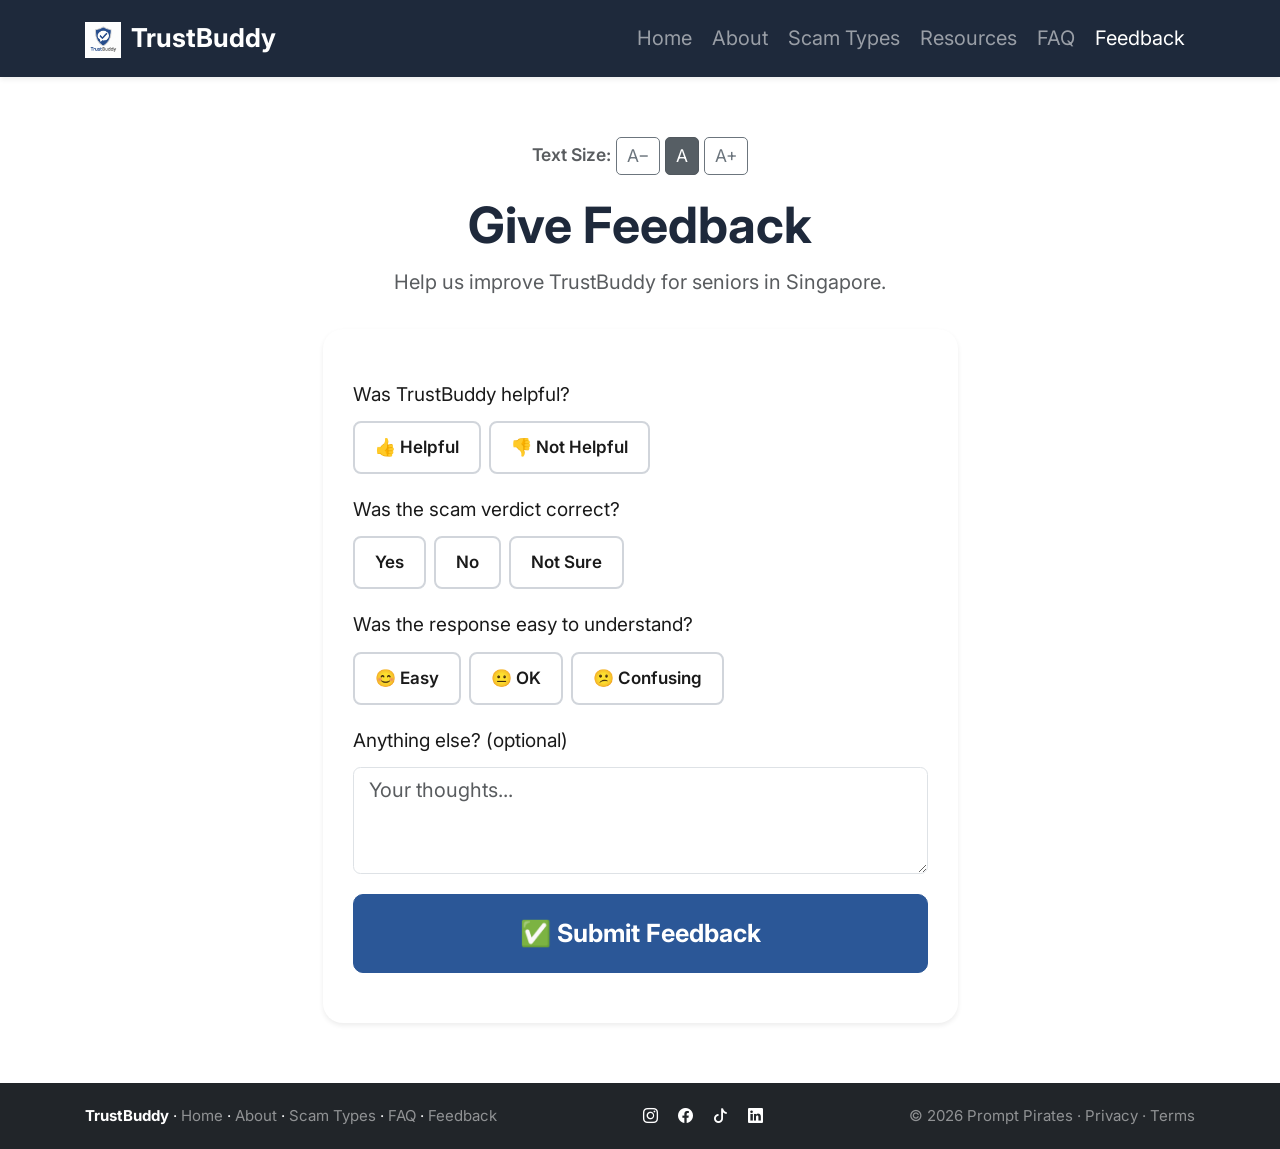
<file: feedback.html>
<!DOCTYPE html>
<html lang="en">
<head>
    <meta charset="UTF-8">
    <meta name="viewport" content="width=device-width, initial-scale=1.0">
    <title>Feedback — TrustBuddy</title>
    <link href="https://cdn.jsdelivr.net/npm/bootstrap@5.3.3/dist/css/bootstrap.min.css" rel="stylesheet">
    <link href="https://cdn.jsdelivr.net/npm/bootstrap-icons@1.11.3/font/bootstrap-icons.min.css" rel="stylesheet">
    <link href="https://fonts.googleapis.com/css2?family=Inter:wght@400;500;600;700;800&display=swap" rel="stylesheet">
    <link rel="stylesheet" href="style.css">
</head>
<body>

    <!-- NAVBAR -->
    <nav class="navbar navbar-expand-lg navbar-dark sticky-top shadow-sm" style="background-color: #1e293b;">
        <div class="container">
            <a class="navbar-brand fw-bold fs-4" href="index.html"><img src="assets/logo.png" alt="TrustBuddy" height="36" class="me-2"><span id="navBrand">TrustBuddy</span></a>
            <button class="navbar-toggler" type="button" data-bs-toggle="collapse" data-bs-target="#mainNav">
                <span class="navbar-toggler-icon"></span>
            </button>
            <div class="collapse navbar-collapse" id="mainNav">
                <ul class="navbar-nav ms-auto">
                    <li class="nav-item"><a id="navHome" class="nav-link" href="index.html">Home</a></li>
                    <li class="nav-item"><a id="navAbout" class="nav-link" href="about.html">About</a></li>
                    <li class="nav-item"><a id="navScamTypes" class="nav-link" href="scam-types.html">Scam Types</a></li>
                    <li class="nav-item"><a id="navResources" class="nav-link" href="resources.html">Resources</a></li>
                    <li class="nav-item"><a id="navFAQ" class="nav-link" href="faq.html">FAQ</a></li>
                    <li class="nav-item"><a id="navFeedback" class="nav-link active" href="feedback.html">Feedback</a></li>
                </ul>
            </div>
        </div>
    </nav>

    <!-- FEEDBACK -->
    <section class="py-5">
        <div class="container">
            <div class="text-center mb-3">
                <span class="small fw-semibold text-muted">Text Size:</span>
                <button class="btn btn-sm btn-outline-secondary size-btn" onclick="changeTextSize('decrease')">A−</button>
                <button class="btn btn-sm btn-secondary size-btn active" onclick="changeTextSize('reset')">A</button>
                <button class="btn btn-sm btn-outline-secondary size-btn" onclick="changeTextSize('increase')">A+</button>
            </div>
            <div class="row justify-content-center">
                <div class="col-lg-7 col-md-9">
                    <h1 id="pageHeadingFeedback" class="fw-bold text-center mb-2" style="color:#1e293b;"><i class="bi bi-chat-heart"></i> Give Feedback</h1>
                    <p class="text-center text-muted mb-4" data-i18n="feedbackIntro">Help us improve TrustBuddy for seniors in Singapore.</p>

                    <div class="card border-0 shadow-sm rounded-4">
                        <div class="card-body p-4">
                            <p class="feedback-question" data-i18n="feedbackQ1"><strong>Was TrustBuddy helpful?</strong></p>
                            <div class="feedback-row">
                                <button class="fb-btn" onclick="setFeedback('helpful', 'helpful', this)" type="button" data-i18n="feedbackHelpfulYes">👍 Helpful</button>
                                <button class="fb-btn" onclick="setFeedback('helpful', 'not_helpful', this)" type="button" data-i18n="feedbackHelpfulNo">👎 Not Helpful</button>
                            </div>

                            <p class="feedback-question" data-i18n="feedbackQ2">Was the scam verdict correct?</p>
                            <div class="feedback-row">
                                <button class="fb-btn" onclick="setFeedback('accurate', 'yes', this)" type="button" data-i18n="feedbackAccurateYes">Yes</button>
                                <button class="fb-btn" onclick="setFeedback('accurate', 'no', this)" type="button" data-i18n="feedbackAccurateNo">No</button>
                                <button class="fb-btn" onclick="setFeedback('accurate', 'not_sure', this)" type="button" data-i18n="feedbackAccurateNotSure">Not Sure</button>
                            </div>

                            <p class="feedback-question" data-i18n="feedbackQ3">Was the response easy to understand?</p>
                            <div class="feedback-row">
                                <button class="fb-btn" onclick="setFeedback('clarity', 'easy', this)" type="button" data-i18n="feedbackClarityEasy">😊 Easy</button>
                                <button class="fb-btn" onclick="setFeedback('clarity', 'ok', this)" type="button" data-i18n="feedbackClarityOk">😐 OK</button>
                                <button class="fb-btn" onclick="setFeedback('clarity', 'confusing', this)" type="button" data-i18n="feedbackClarityConfusing">😕 Confusing</button>
                            </div>

                            <p class="feedback-question" data-i18n="feedbackQ4">Anything else? (optional)</p>
                            <textarea id="feedbackCommentStandalone" class="form-control" placeholder="Your thoughts..." data-i18n="feedbackPlaceholder" rows="3"></textarea>

                            <button class="btn btn-lg w-100 fw-bold mt-3 py-3" style="background:#2b5797;border-color:#2b5797;color:#fff;" onclick="submitStandaloneFeedback()" type="button" data-i18n="feedbackSubmit">✅ Submit Feedback</button>

                            <div id="standaloneFeedbackMsg" class="mt-3"></div>
                        </div>
                    </div>
                </div>
            </div>
        </div>
    </section>

    <!-- FOOTER -->
    <footer class="bg-dark text-white py-3 mb-0">
        <div class="container">
            <div class="d-flex flex-wrap justify-content-between align-items-center gap-3">
                <div><strong>TrustBuddy</strong> · <a href="index.html" class="text-white-50 text-decoration-none">Home</a> · <a href="about.html" class="text-white-50 text-decoration-none">About</a> · <a href="scam-types.html" class="text-white-50 text-decoration-none">Scam Types</a> · <a href="faq.html" class="text-white-50 text-decoration-none">FAQ</a> · <a href="feedback.html" class="text-white-50 text-decoration-none">Feedback</a></div>
                <div class="d-flex gap-3 align-items-center">
                    <a href="https://www.instagram.com/" target="_blank" rel="noopener" class="text-white"><i class="bi bi-instagram"></i></a>
                    <a href="https://www.facebook.com/" target="_blank" rel="noopener" class="text-white"><i class="bi bi-facebook"></i></a>
                    <a href="https://www.tiktok.com/" target="_blank" rel="noopener" class="text-white"><i class="bi bi-tiktok"></i></a>
                    <a href="https://www.linkedin.com/" target="_blank" rel="noopener" class="text-white"><i class="bi bi-linkedin"></i></a>
                </div>
                <div class="text-white-50">© 2026 Prompt Pirates · Privacy · Terms</div>
            </div>
        </div>
    </footer>

    <script src="https://cdn.jsdelivr.net/npm/bootstrap@5.3.3/dist/js/bootstrap.bundle.min.js"></script>
    <script src="script.js"></script>
    <script src="textsize.js"></script>
    <script type="text/plain" data-disabled="shared-script-handles-feedback">
        // Feedback webhook URL
        const FEEDBACK_WEBHOOK_URL = "https://hsumyatsan123.app.n8n.cloud/webhook/c416126d-2807-4872-8328-bc97b1017a7e";

        let feedbackData = { helpful: '', accurate: '', clarity: '' };

        function setFeedback(field, value, btn) {
            feedbackData[field] = value;
            const row = btn.parentElement;
            row.querySelectorAll('.fb-btn').forEach(b => b.classList.remove('selected'));
            btn.classList.add('selected');
        }

        async function submitStandaloneFeedback() {
            const comment = document.getElementById('feedbackCommentStandalone')?.value || '';

            const payload = {
                user_message: '(submitted from feedback page)',
                ai_verdict: '(no verdict — standalone feedback)',
                helpful: feedbackData.helpful,
                accurate: feedbackData.accurate,
                clarity: feedbackData.clarity,
                comment: comment,
                language: 'en'
            };

            const msgDiv = document.getElementById('standaloneFeedbackMsg');
            msgDiv.innerHTML = '<p class="feedback-thanks">🙏 Thank you! Your feedback helps us protect more seniors.</p>';

            try {
                await fetch(FEEDBACK_WEBHOOK_URL, {
                    method: "POST",
                    headers: { "Content-Type": "application/json" },
                    body: JSON.stringify(payload)
                });
            } catch (error) {
                console.error("Feedback error:", error);
                msgDiv.innerHTML = '<p class="text-danger">Something went wrong. Please try again.</p>';
            }

            feedbackData = { helpful: '', accurate: '', clarity: '' };
            document.querySelectorAll('.fb-btn').forEach(b => b.classList.remove('selected'));
            document.getElementById('feedbackCommentStandalone').value = '';
        }
    </script>
</body>
</html>
</file>
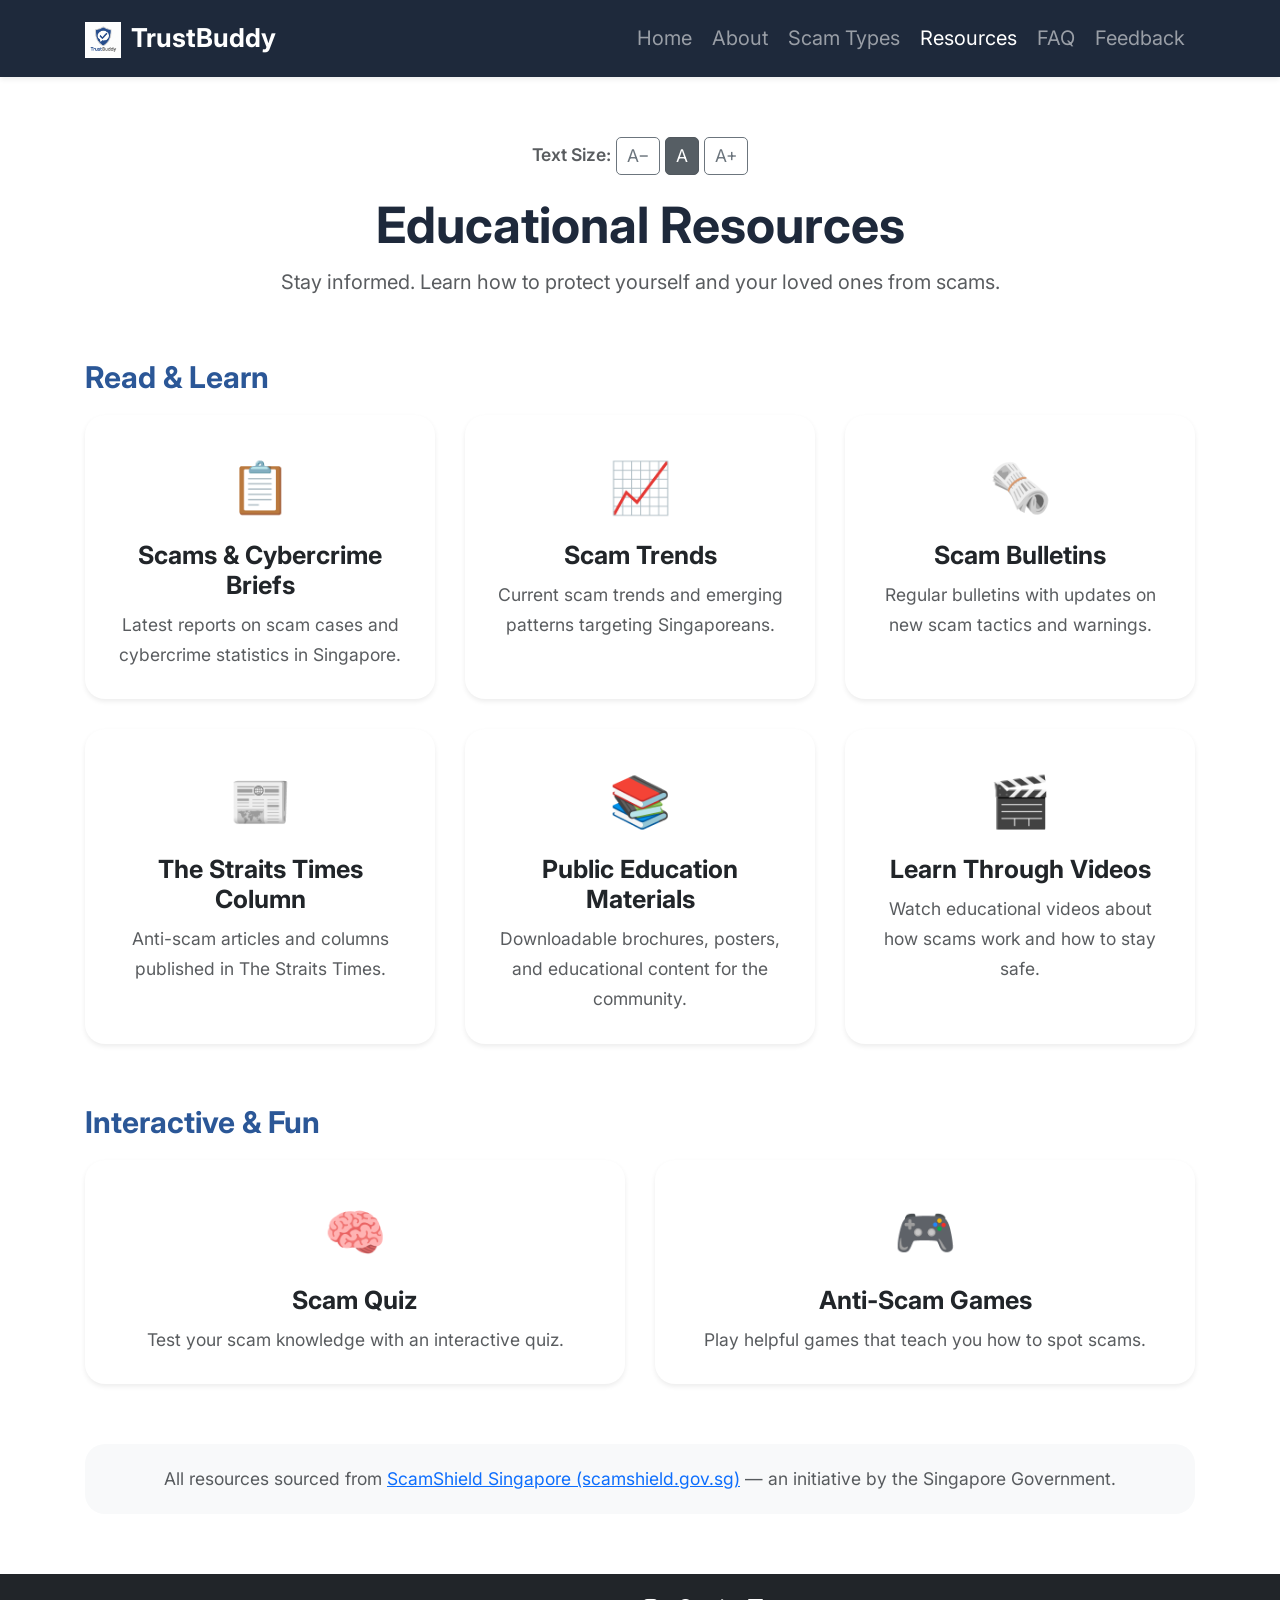
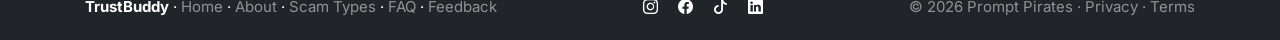
<file: resources.html>
<!DOCTYPE html>
<html lang="en">
<head>
    <meta charset="UTF-8">
    <meta name="viewport" content="width=device-width, initial-scale=1.0">
    <title>Resources — TrustBuddy</title>
    <link href="https://cdn.jsdelivr.net/npm/bootstrap@5.3.3/dist/css/bootstrap.min.css" rel="stylesheet">
    <link href="https://cdn.jsdelivr.net/npm/bootstrap-icons@1.11.3/font/bootstrap-icons.min.css" rel="stylesheet">
    <link href="https://fonts.googleapis.com/css2?family=Inter:wght@400;500;600;700;800&display=swap" rel="stylesheet">
    <link rel="stylesheet" href="style.css">
</head>
<body>

    <!-- NAVBAR -->
    <nav class="navbar navbar-expand-lg navbar-dark sticky-top shadow-sm" style="background-color: #1e293b;">
        <div class="container">
            <a class="navbar-brand fw-bold fs-4" href="index.html"><img src="assets/logo.png" alt="TrustBuddy" height="36" class="me-2"><span id="navBrand">TrustBuddy</span></a>
            <button class="navbar-toggler" type="button" data-bs-toggle="collapse" data-bs-target="#mainNav">
                <span class="navbar-toggler-icon"></span>
            </button>
            <div class="collapse navbar-collapse" id="mainNav">
                <ul class="navbar-nav ms-auto">
                    <li class="nav-item"><a id="navHome" class="nav-link" href="index.html">Home</a></li>
                    <li class="nav-item"><a id="navAbout" class="nav-link" href="about.html">About</a></li>
                    <li class="nav-item"><a id="navScamTypes" class="nav-link" href="scam-types.html">Scam Types</a></li>
                    <li class="nav-item"><a id="navResources" class="nav-link active" href="resources.html">Resources</a></li>
                    <li class="nav-item"><a id="navFAQ" class="nav-link" href="faq.html">FAQ</a></li>
                    <li class="nav-item"><a id="navFeedback" class="nav-link" href="feedback.html">Feedback</a></li>
                </ul>
            </div>
        </div>
    </nav>

    <!-- RESOURCES -->
    <section class="py-5">
        <div class="container">
            <div class="text-center mb-3">
                <span class="small fw-semibold text-muted">Text Size:</span>
                <button class="btn btn-sm btn-outline-secondary size-btn" onclick="changeTextSize('decrease')">A−</button>
                <button class="btn btn-sm btn-secondary size-btn active" onclick="changeTextSize('reset')">A</button>
                <button class="btn btn-sm btn-outline-secondary size-btn" onclick="changeTextSize('increase')">A+</button>
            </div>

            <h1 id="pageHeadingResources" class="fw-bold text-center mb-2" style="color:#1e293b;"><i class="bi bi-book"></i> Educational Resources</h1>
            <p class="text-center text-muted mb-5" data-i18n="resourcesIntro">Stay informed. Learn how to protect yourself and your loved ones from scams.</p>

            <!-- Reading Resources -->
            <h4 class="fw-bold mb-3" style="color:#2b5797;" data-i18n="readLearnHeading"><i class="bi bi-newspaper"></i> Read & Learn</h4>
            <div class="row g-4 mb-5">
                <div class="col-md-6 col-lg-4">
                    <a href="https://www.scamshield.gov.sg/resources/scams-and-cybercrime-briefs/?page=1" target="_blank" rel="noopener" class="text-decoration-none">
                        <div class="card h-100 border-0 shadow-sm rounded-4 p-4 text-center hover-card">
                            <div class="fs-1 mb-2">📋</div>
                            <h5 class="fw-bold text-dark" data-i18n="scamBriefsTitle">Scams & Cybercrime Briefs</h5>
                            <p class="small text-muted mb-0" data-i18n="scamBriefsDesc">Latest reports on scam cases and cybercrime statistics in Singapore.</p>
                        </div>
                    </a>
                </div>
                <div class="col-md-6 col-lg-4">
                    <a href="https://www.icanactagainstscams.gov.sg/scam-trends" target="_blank" rel="noopener" class="text-decoration-none">
                        <div class="card h-100 border-0 shadow-sm rounded-4 p-4 text-center hover-card">
                            <div class="fs-1 mb-2">📈</div>
                            <h5 class="fw-bold text-dark" data-i18n="scamTrendsTitle">Scam Trends</h5>
                            <p class="small text-muted mb-0" data-i18n="scamTrendsDesc">Current scam trends and emerging patterns targeting Singaporeans.</p>
                        </div>
                    </a>
                </div>
                <div class="col-md-6 col-lg-4">
                    <a href="https://www.scamshield.gov.sg/resources/scam-bulletins/" target="_blank" rel="noopener" class="text-decoration-none">
                        <div class="card h-100 border-0 shadow-sm rounded-4 p-4 text-center hover-card">
                            <div class="fs-1 mb-2">🗞️</div>
                            <h5 class="fw-bold text-dark" data-i18n="scamBulletinsTitle">Scam Bulletins</h5>
                            <p class="small text-muted mb-0" data-i18n="scamBulletinsDesc">Regular bulletins with updates on new scam tactics and warnings.</p>
                        </div>
                    </a>
                </div>
                <div class="col-md-6 col-lg-4">
                    <a href="https://www.scamshield.gov.sg/resources/straits-times-column/" target="_blank" rel="noopener" class="text-decoration-none">
                        <div class="card h-100 border-0 shadow-sm rounded-4 p-4 text-center hover-card">
                            <div class="fs-1 mb-2">📰</div>
                            <h5 class="fw-bold text-dark" data-i18n="columnTitle">The Straits Times Column</h5>
                            <p class="small text-muted mb-0" data-i18n="columnDesc">Anti-scam articles and columns published in The Straits Times.</p>
                        </div>
                    </a>
                </div>
                <div class="col-md-6 col-lg-4">
                    <a href="https://www.scamshield.gov.sg/resources/public-education-materials/" target="_blank" rel="noopener" class="text-decoration-none">
                        <div class="card h-100 border-0 shadow-sm rounded-4 p-4 text-center hover-card">
                            <div class="fs-1 mb-2">📚</div>
                            <h5 class="fw-bold text-dark" data-i18n="materialsTitle">Public Education Materials</h5>
                            <p class="small text-muted mb-0" data-i18n="materialsDesc">Downloadable brochures, posters, and educational content for the community.</p>
                        </div>
                    </a>
                </div>
                <div class="col-md-6 col-lg-4">
                    <a href="https://www.scamshield.gov.sg/resources/videos/" target="_blank" rel="noopener" class="text-decoration-none">
                        <div class="card h-100 border-0 shadow-sm rounded-4 p-4 text-center hover-card">
                            <div class="fs-1 mb-2">🎬</div>
                            <h5 class="fw-bold text-dark" data-i18n="videosTitle">Learn Through Videos</h5>
                            <p class="small text-muted mb-0" data-i18n="videosDesc">Watch educational videos about how scams work and how to stay safe.</p>
                        </div>
                    </a>
                </div>
            </div>

            <!-- Interactive Resources -->
            <h4 class="fw-bold mb-3" style="color:#2b5797;" data-i18n="interactiveHeading"><i class="bi bi-controller"></i> Interactive & Fun</h4>
            <div class="row g-4 mb-5">
                <div class="col-md-6">
                    <a href="https://www.icanactagainstscams.gov.sg/makan-quiz" target="_blank" rel="noopener" class="text-decoration-none">
                        <div class="card h-100 border-0 shadow-sm rounded-4 p-4 text-center hover-card">
                            <div class="fs-1 mb-2">🧠</div>
                            <h5 class="fw-bold text-dark" data-i18n="quizTitle">Scam Quiz</h5>
                            <p class="small text-muted mb-0" data-i18n="quizDesc">Test your scam knowledge! Take the interactive quiz to see if you can spot the scams.</p>
                        </div>
                    </a>
                </div>
                <div class="col-md-6">
                    <a href="https://www.scamshield.gov.sg/get-involved/anti-scam-games/" target="_blank" rel="noopener" class="text-decoration-none">
                        <div class="card h-100 border-0 shadow-sm rounded-4 p-4 text-center hover-card">
                            <div class="fs-1 mb-2">🎮</div>
                            <h5 class="fw-bold text-dark" data-i18n="gamesTitle">Anti-Scam Games</h5>
                            <p class="small text-muted mb-0" data-i18n="gamesDesc">Play fun games that teach you how to identify and avoid common scams.</p>
                        </div>
                    </a>
                </div>
            </div>

            <!-- Source Attribution -->
            <div class="text-center py-3 bg-light rounded-4">
                <p class="small text-muted mb-0" data-i18n="sourceAttribution">All resources sourced from <a href="https://www.scamshield.gov.sg/" target="_blank" rel="noopener" class="fw-bold" style="color:#2b5797;">ScamShield Singapore (scamshield.gov.sg)</a> — an initiative by the Singapore Government.</p>
            </div>
        </div>
    </section>

    <!-- FOOTER -->
    <footer class="bg-dark text-white py-3 mb-0">
        <div class="container">
            <div class="d-flex flex-wrap justify-content-between align-items-center gap-3">
                <div><strong>TrustBuddy</strong> · <a href="index.html" class="text-white-50 text-decoration-none" data-i18n="footerHome">Home</a> · <a href="about.html" class="text-white-50 text-decoration-none" data-i18n="footerAbout">About</a> · <a href="scam-types.html" class="text-white-50 text-decoration-none" data-i18n="footerScamTypes">Scam Types</a> · <a href="faq.html" class="text-white-50 text-decoration-none" data-i18n="footerFAQ">FAQ</a> · <a href="feedback.html" class="text-white-50 text-decoration-none" data-i18n="footerFeedback">Feedback</a></div>
                <div class="d-flex gap-3 align-items-center">
                    <a href="https://www.instagram.com/" target="_blank" rel="noopener" class="text-white"><i class="bi bi-instagram"></i></a>
                    <a href="https://www.facebook.com/" target="_blank" rel="noopener" class="text-white"><i class="bi bi-facebook"></i></a>
                    <a href="https://www.tiktok.com/" target="_blank" rel="noopener" class="text-white"><i class="bi bi-tiktok"></i></a>
                    <a href="https://www.linkedin.com/" target="_blank" rel="noopener" class="text-white"><i class="bi bi-linkedin"></i></a>
                </div>
                <div class="text-white-50">© 2026 Prompt Pirates · Privacy · Terms</div>
            </div>
        </div>
    </footer>

    <script src="https://cdn.jsdelivr.net/npm/bootstrap@5.3.3/dist/js/bootstrap.bundle.min.js"></script>
    <script src="script.js"></script>
    <script src="textsize.js"></script>
</body>
</html>
</file>
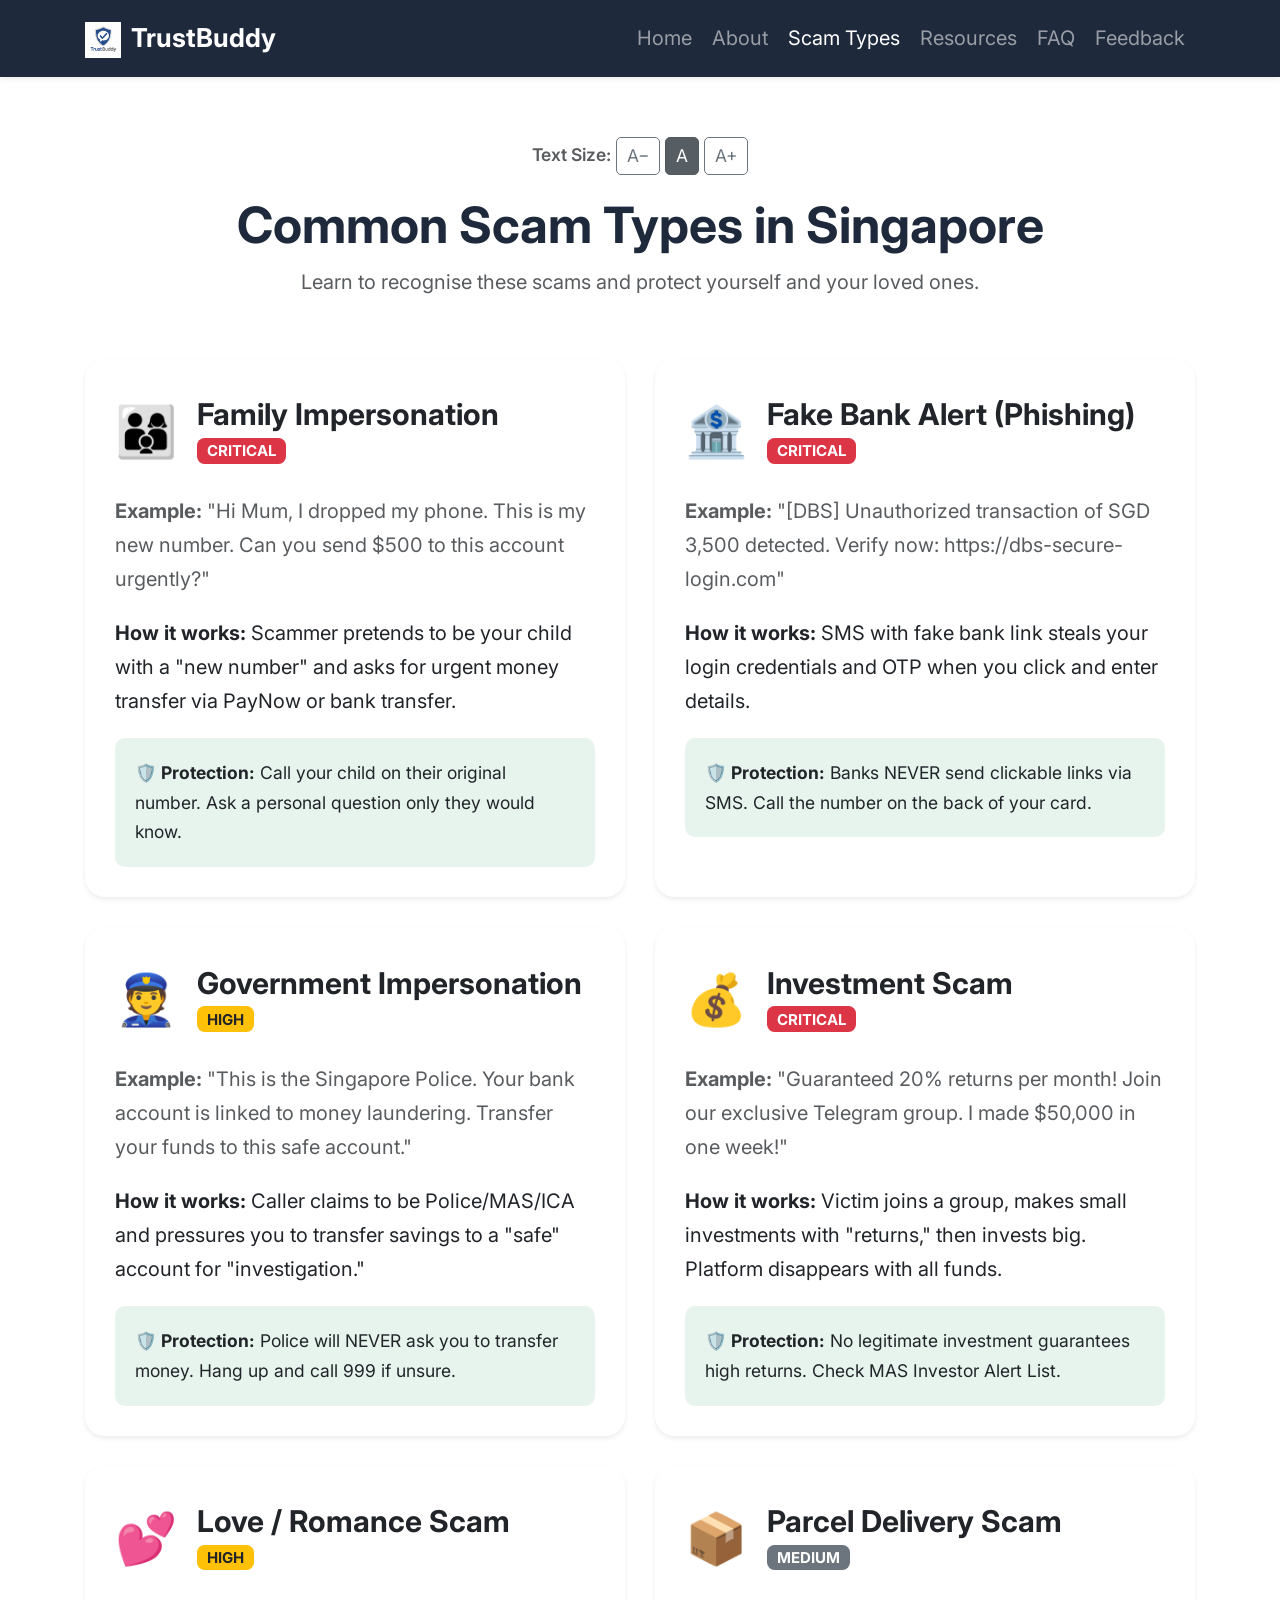
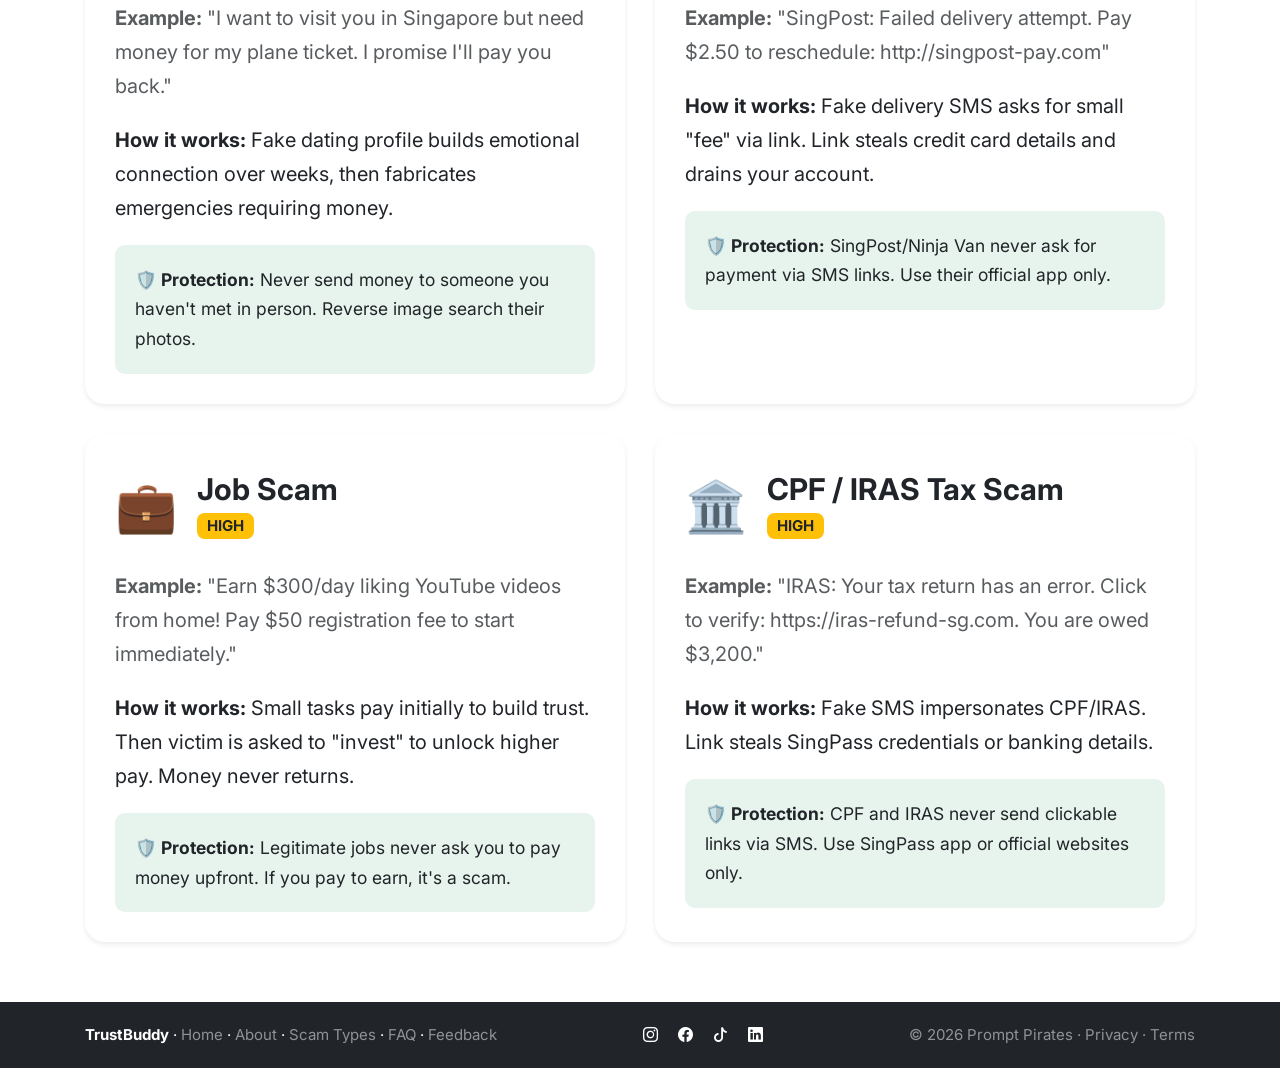
<file: scam-types.html>
<!DOCTYPE html>
<html lang="en">
<head>
    <meta charset="UTF-8">
    <meta name="viewport" content="width=device-width, initial-scale=1.0">
    <title>Common Scam Types — TrustBuddy</title>
    <link href="https://cdn.jsdelivr.net/npm/bootstrap@5.3.3/dist/css/bootstrap.min.css" rel="stylesheet">
    <link href="https://cdn.jsdelivr.net/npm/bootstrap-icons@1.11.3/font/bootstrap-icons.min.css" rel="stylesheet">
    <link href="https://fonts.googleapis.com/css2?family=Inter:wght@400;500;600;700;800&display=swap" rel="stylesheet">
    <link rel="stylesheet" href="style.css">
</head>
<body>

    <!-- NAVBAR -->
    <nav class="navbar navbar-expand-lg navbar-dark sticky-top shadow-sm" style="background-color: #1e293b;">
        <div class="container">
            <a class="navbar-brand fw-bold fs-4" href="index.html"><img src="assets/logo.png" alt="TrustBuddy" height="36" class="me-2"><span id="navBrand">TrustBuddy</span></a>
            <button class="navbar-toggler" type="button" data-bs-toggle="collapse" data-bs-target="#mainNav">
                <span class="navbar-toggler-icon"></span>
            </button>
            <div class="collapse navbar-collapse" id="mainNav">
                <ul class="navbar-nav ms-auto">
                    <li class="nav-item"><a id="navHome" class="nav-link" href="index.html">Home</a></li>
                    <li class="nav-item"><a id="navAbout" class="nav-link" href="about.html">About</a></li>
                    <li class="nav-item"><a id="navScamTypes" class="nav-link active" href="scam-types.html">Scam Types</a></li>
                    <li class="nav-item"><a id="navResources" class="nav-link" href="resources.html">Resources</a></li>
                    <li class="nav-item"><a id="navFAQ" class="nav-link" href="faq.html">FAQ</a></li>
                    <li class="nav-item"><a id="navFeedback" class="nav-link" href="feedback.html">Feedback</a></li>
                </ul>
            </div>
        </div>
    </nav>

    <!-- SCAM TYPES -->
    <section class="py-5">
        <div class="container">
            <div class="text-center mb-3">
                <span class="small fw-semibold text-muted">Text Size:</span>
                <button class="btn btn-sm btn-outline-secondary size-btn" onclick="changeTextSize('decrease')">A−</button>
                <button class="btn btn-sm btn-secondary size-btn active" onclick="changeTextSize('reset')">A</button>
                <button class="btn btn-sm btn-outline-secondary size-btn" onclick="changeTextSize('increase')">A+</button>
            </div>
            <h1 id="pageHeadingScamTypes" class="fw-bold text-center mb-2" style="color:#1e293b;"><i class="bi bi-exclamation-triangle"></i> Common Scam Types in Singapore</h1>
            <p class="text-center text-muted mb-5" data-i18n="scamTypesIntro">Learn to recognise these scams and protect yourself and your loved ones.</p>

            <div class="row g-4 justify-content-center">
                <!-- Family Impersonation -->
                <div class="col-lg-6">
                    <div class="card h-100 border-0 shadow-sm rounded-4">
                        <div class="card-body p-4">
                            <div class="d-flex align-items-center gap-3 mb-3">
                                <span class="fs-1">👨‍👩‍👦</span>
                                <div>
                                    <h4 class="fw-bold mb-0" data-i18n="scamTypeFamilyTitle">Family Impersonation</h4>
                                    <span class="badge bg-danger" data-i18n="scamTypeCritical">CRITICAL</span>
                                </div>
                            </div>
                            <p class="text-muted"><strong data-i18n="exampleLabel">Example:</strong> <span data-i18n="scamTypeFamilyExample">"Hi Mum, I dropped my phone. This is my new number. Can you send $500 to this account urgently?"</span></p>
                            <p><strong data-i18n="howItWorksLabel">How it works:</strong> <span data-i18n="scamTypeFamilyHow">Scammer pretends to be your child with a "new number" and asks for urgent money transfer via PayNow or bank transfer.</span></p>
                            <div class="bg-success bg-opacity-10 p-3 rounded-3">
                                <p class="mb-0 small"><strong>🛡️ <span data-i18n="protectionLabel">Protection:</span></strong> <span data-i18n="scamTypeFamilyProtection">Call your child on their original number. Ask a personal question only they would know.</span></p>
                            </div>
                        </div>
                    </div>
                </div>

                <!-- Fake Bank Alert -->
                <div class="col-lg-6">
                    <div class="card h-100 border-0 shadow-sm rounded-4">
                        <div class="card-body p-4">
                            <div class="d-flex align-items-center gap-3 mb-3">
                                <span class="fs-1">🏦</span>
                                <div>
                                    <h4 class="fw-bold mb-0" data-i18n="scamTypeBankTitle">Fake Bank Alert (Phishing)</h4>
                                    <span class="badge bg-danger" data-i18n="scamTypeCritical">CRITICAL</span>
                                </div>
                            </div>
                            <p class="text-muted"><strong data-i18n="exampleLabel">Example:</strong> <span data-i18n="scamTypeBankExample">"[DBS] Unauthorized transaction of SGD 3,500 detected. Verify now: https://dbs-secure-login.com"</span></p>
                            <p><strong data-i18n="howItWorksLabel">How it works:</strong> <span data-i18n="scamTypeBankHow">SMS with fake bank link steals your login credentials and OTP when you click and enter details.</span></p>
                            <div class="bg-success bg-opacity-10 p-3 rounded-3">
                                <p class="mb-0 small"><strong>🛡️ <span data-i18n="protectionLabel">Protection:</span></strong> <span data-i18n="scamTypeBankProtection">Banks NEVER send clickable links via SMS. Call the number on the back of your card.</span></p>
                            </div>
                        </div>
                    </div>
                </div>

                <!-- Government Impersonation -->
                <div class="col-lg-6">
                    <div class="card h-100 border-0 shadow-sm rounded-4">
                        <div class="card-body p-4">
                            <div class="d-flex align-items-center gap-3 mb-3">
                                <span class="fs-1">👮</span>
                                <div>
                                    <h4 class="fw-bold mb-0" data-i18n="scamTypeGovernmentTitle">Government Impersonation</h4>
                                    <span class="badge bg-warning text-dark" data-i18n="scamTypeHigh">HIGH</span>
                                </div>
                            </div>
                            <p class="text-muted"><strong data-i18n="exampleLabel">Example:</strong> <span data-i18n="scamTypeGovernmentExample">"This is the Singapore Police. Your bank account is linked to money laundering. Transfer your funds to this safe account."</span></p>
                            <p><strong data-i18n="howItWorksLabel">How it works:</strong> <span data-i18n="scamTypeGovernmentHow">Caller claims to be Police/MAS/ICA and pressures you to transfer savings to a "safe" account for "investigation."</span></p>
                            <div class="bg-success bg-opacity-10 p-3 rounded-3">
                                <p class="mb-0 small"><strong>🛡️ <span data-i18n="protectionLabel">Protection:</span></strong> <span data-i18n="scamTypeGovernmentProtection">Police will NEVER ask you to transfer money. Hang up and call 999 if unsure.</span></p>
                            </div>
                        </div>
                    </div>
                </div>

                <!-- Investment Scam -->
                <div class="col-lg-6">
                    <div class="card h-100 border-0 shadow-sm rounded-4">
                        <div class="card-body p-4">
                            <div class="d-flex align-items-center gap-3 mb-3">
                                <span class="fs-1">💰</span>
                                <div>
                                    <h4 class="fw-bold mb-0" data-i18n="scamTypeInvestmentTitle">Investment Scam</h4>
                                    <span class="badge bg-danger" data-i18n="scamTypeCritical">CRITICAL</span>
                                </div>
                            </div>
                            <p class="text-muted"><strong data-i18n="exampleLabel">Example:</strong> <span data-i18n="scamTypeInvestmentExample">"Guaranteed 20% returns per month! Join our exclusive Telegram group. I made $50,000 in one week!"</span></p>
                            <p><strong data-i18n="howItWorksLabel">How it works:</strong> <span data-i18n="scamTypeInvestmentHow">Victim joins a group, makes small investments with "returns," then invests big. Platform disappears with all funds.</span></p>
                            <div class="bg-success bg-opacity-10 p-3 rounded-3">
                                <p class="mb-0 small"><strong>🛡️ <span data-i18n="protectionLabel">Protection:</span></strong> <span data-i18n="scamTypeInvestmentProtection">No legitimate investment guarantees high returns. Check MAS Investor Alert List.</span></p>
                            </div>
                        </div>
                    </div>
                </div>

                <!-- Love Scam -->
                <div class="col-lg-6">
                    <div class="card h-100 border-0 shadow-sm rounded-4">
                        <div class="card-body p-4">
                            <div class="d-flex align-items-center gap-3 mb-3">
                                <span class="fs-1">💕</span>
                                <div>
                                    <h4 class="fw-bold mb-0" data-i18n="scamTypeLoveTitle">Love / Romance Scam</h4>
                                    <span class="badge bg-warning text-dark" data-i18n="scamTypeHigh">HIGH</span>
                                </div>
                            </div>
                            <p class="text-muted"><strong data-i18n="exampleLabel">Example:</strong> <span data-i18n="scamTypeLoveExample">"I want to visit you in Singapore but need money for my plane ticket. I promise I'll pay you back."</span></p>
                            <p><strong data-i18n="howItWorksLabel">How it works:</strong> <span data-i18n="scamTypeLoveHow">Fake dating profile builds emotional connection over weeks, then fabricates emergencies requiring money.</span></p>
                            <div class="bg-success bg-opacity-10 p-3 rounded-3">
                                <p class="mb-0 small"><strong>🛡️ <span data-i18n="protectionLabel">Protection:</span></strong> <span data-i18n="scamTypeLoveProtection">Never send money to someone you haven't met in person. Reverse image search their photos.</span></p>
                            </div>
                        </div>
                    </div>
                </div>

                <!-- Parcel Scam -->
                <div class="col-lg-6">
                    <div class="card h-100 border-0 shadow-sm rounded-4">
                        <div class="card-body p-4">
                            <div class="d-flex align-items-center gap-3 mb-3">
                                <span class="fs-1">📦</span>
                                <div>
                                    <h4 class="fw-bold mb-0" data-i18n="scamTypeParcelTitle">Parcel Delivery Scam</h4>
                                    <span class="badge bg-secondary" data-i18n="scamTypeMedium">MEDIUM</span>
                                </div>
                            </div>
                            <p class="text-muted"><strong data-i18n="exampleLabel">Example:</strong> <span data-i18n="scamTypeParcelExample">"SingPost: Failed delivery attempt. Pay $2.50 to reschedule: http://singpost-pay.com"</span></p>
                            <p><strong data-i18n="howItWorksLabel">How it works:</strong> <span data-i18n="scamTypeParcelHow">Fake delivery SMS asks for small "fee" via link. Link steals credit card details and drains your account.</span></p>
                            <div class="bg-success bg-opacity-10 p-3 rounded-3">
                                <p class="mb-0 small"><strong>🛡️ <span data-i18n="protectionLabel">Protection:</span></strong> <span data-i18n="scamTypeParcelProtection">SingPost/Ninja Van never ask for payment via SMS links. Use their official app only.</span></p>
                            </div>
                        </div>
                    </div>
                </div>

                <!-- Job Scam -->
                <div class="col-lg-6">
                    <div class="card h-100 border-0 shadow-sm rounded-4">
                        <div class="card-body p-4">
                            <div class="d-flex align-items-center gap-3 mb-3">
                                <span class="fs-1">💼</span>
                                <div>
                                    <h4 class="fw-bold mb-0" data-i18n="scamTypeJobTitle">Job Scam</h4>
                                    <span class="badge bg-warning text-dark" data-i18n="scamTypeHigh">HIGH</span>
                                </div>
                            </div>
                            <p class="text-muted"><strong data-i18n="exampleLabel">Example:</strong> <span data-i18n="scamTypeJobExample">"Earn $300/day liking YouTube videos from home! Pay $50 registration fee to start immediately."</span></p>
                            <p><strong data-i18n="howItWorksLabel">How it works:</strong> <span data-i18n="scamTypeJobHow">Small tasks pay initially to build trust. Then victim is asked to "invest" to unlock higher pay. Money never returns.</span></p>
                            <div class="bg-success bg-opacity-10 p-3 rounded-3">
                                <p class="mb-0 small"><strong>🛡️ <span data-i18n="protectionLabel">Protection:</span></strong> <span data-i18n="scamTypeJobProtection">Legitimate jobs never ask you to pay money upfront. If you pay to earn, it's a scam.</span></p>
                            </div>
                        </div>
                    </div>
                </div>

                <!-- CPF/IRAS Scam -->
                <div class="col-lg-6">
                    <div class="card h-100 border-0 shadow-sm rounded-4">
                        <div class="card-body p-4">
                            <div class="d-flex align-items-center gap-3 mb-3">
                                <span class="fs-1">🏛️</span>
                                <div>
                                    <h4 class="fw-bold mb-0" data-i18n="scamTypeCpfIrasTitle">CPF / IRAS Tax Scam</h4>
                                    <span class="badge bg-warning text-dark" data-i18n="scamTypeHigh">HIGH</span>
                                </div>
                            </div>
                            <p class="text-muted"><strong data-i18n="exampleLabel">Example:</strong> <span data-i18n="scamTypeCpfIrasExample">"IRAS: Your tax return has an error. Click to verify: https://iras-refund-sg.com. You are owed $3,200."</span></p>
                            <p><strong data-i18n="howItWorksLabel">How it works:</strong> <span data-i18n="scamTypeCpfIrasHow">Fake SMS impersonates CPF/IRAS. Link steals SingPass credentials or banking details.</span></p>
                            <div class="bg-success bg-opacity-10 p-3 rounded-3">
                                <p class="mb-0 small"><strong>🛡️ <span data-i18n="protectionLabel">Protection:</span></strong> <span data-i18n="scamTypeCpfIrasProtection">CPF and IRAS never send clickable links via SMS. Use SingPass app or official websites only.</span></p>
                            </div>
                        </div>
                    </div>
                </div>
            </div>
        </div>
    </section>

    <!-- FOOTER -->
    <footer class="bg-dark text-white py-3 mb-0">
        <div class="container">
            <div class="d-flex flex-wrap justify-content-between align-items-center gap-3">
                <div><strong>TrustBuddy</strong> · <a href="index.html" class="text-white-50 text-decoration-none" data-i18n="footerHome">Home</a> · <a href="about.html" class="text-white-50 text-decoration-none" data-i18n="footerAbout">About</a> · <a href="scam-types.html" class="text-white-50 text-decoration-none" data-i18n="footerScamTypes">Scam Types</a> · <a href="faq.html" class="text-white-50 text-decoration-none" data-i18n="footerFAQ">FAQ</a> · <a href="feedback.html" class="text-white-50 text-decoration-none" data-i18n="footerFeedback">Feedback</a></div>
                <div class="d-flex gap-3 align-items-center">
                    <a href="https://www.instagram.com/" target="_blank" rel="noopener" class="text-white"><i class="bi bi-instagram"></i></a>
                    <a href="https://www.facebook.com/" target="_blank" rel="noopener" class="text-white"><i class="bi bi-facebook"></i></a>
                    <a href="https://www.tiktok.com/" target="_blank" rel="noopener" class="text-white"><i class="bi bi-tiktok"></i></a>
                    <a href="https://www.linkedin.com/" target="_blank" rel="noopener" class="text-white"><i class="bi bi-linkedin"></i></a>
                </div>
                <div class="text-white-50">© 2026 Prompt Pirates · Privacy · Terms</div>
            </div>
        </div>
    </footer>

    <script src="https://cdn.jsdelivr.net/npm/bootstrap@5.3.3/dist/js/bootstrap.bundle.min.js"></script>
    <script src="script.js"></script>
    <script src="textsize.js"></script>
</body>
</html>
</file>
<file: style.css>
/* ===== Silver Shield - Custom Overrides (works with Bootstrap 5) ===== */
/* Senior-friendly: large text, high contrast, calm aesthetics, big touch targets */

:root {
    --primary: #1e293b;
    --primary-hover: #0f172a;
    --primary-light: #f1f5f9;
    --accent: #2b5797;
    --accent-hover: #1e4070;
    --safe-green: #15803d;
    --safe-bg: #dcfce7;
    --safe-border: #86efac;
    --danger-red: #b91c1c;
    --danger-bg: #fef2f2;
    --danger-border: #fca5a5;
    --text-primary: #1a1a1a;
    --text-secondary: #374151;
    --text-muted: #6b7280;
    --border: #d1d5db;
    --radius-sm: 10px;
    --transition: 0.2s ease;
    --font-base: 20px;
}

html {
    font-size: var(--font-base);
    scroll-behavior: smooth;
}

body {
    font-family: 'Inter', 'Roboto', Arial, sans-serif;
    color: var(--text-primary);
    line-height: 1.7;
}

/* Logo */
.logo-large {
    font-size: 3.5rem;
    margin-bottom: 0.3rem;
}

/* Navbar */
.navbar {
    font-size: 1rem;
}

.navbar-brand {
    font-size: 1.3rem !important;
}

/* Language buttons */
.lang-btn {
    font-size: 0.8rem !important;
    font-weight: 600 !important;
    min-width: 60px;
}

/* Tab navigation */
.nav-pills .nav-link {
    font-weight: 700;
    font-size: 1rem;
    padding: 0.7rem 1.5rem;
    border-radius: var(--radius-sm);
    color: var(--text-secondary);
    background: #f1f5f9;
    border: 2px solid #e2e8f0;
}

.nav-pills .nav-link:hover {
    background: #e2e8f0;
    color: var(--text-primary);
}

.nav-pills .nav-link.active {
    background-color: var(--accent) !important;
    color: #fff !important;
    border-color: var(--accent) !important;
}

/* Textarea */
.form-control-lg {
    font-size: 1rem !important;
    padding: 1rem !important;
    border: 2px solid var(--border) !important;
    border-radius: var(--radius-sm) !important;
    min-height: 140px;
}

.form-control-lg:focus {
    border-color: var(--accent) !important;
    box-shadow: 0 0 0 3px rgba(43, 87, 151, 0.15) !important;
}

/* Check button */
.btn-primary.btn-lg {
    min-height: 60px;
    font-size: 1.2rem !important;
    border-radius: var(--radius-sm) !important;
    background-color: var(--accent) !important;
    border-color: var(--accent) !important;
    color: #fff !important;
}

.btn-primary.btn-lg:hover {
    background-color: var(--accent-hover) !important;
    border-color: var(--accent-hover) !important;
}

/* Tab panels */
.tab-panel {
    display: none;
}

.tab-panel.active {
    display: block;
}

/* ===== LOADING ===== */
.loading {
    display: none;
    align-items: center;
    justify-content: center;
    gap: 0.6rem;
    margin-top: 1rem;
    padding: 1rem;
    font-size: 1.05rem;
    font-weight: 600;
    color: #ffffff;
    background: #6c757d;
    border-radius: var(--radius-sm);
    min-height: 60px;
    width: 100%;
}

.loading.active {
    display: flex;
}

.spinner {
    width: 22px;
    height: 22px;
    border: 3px solid rgba(255, 255, 255, 0.4);
    border-top-color: #ffffff;
    border-radius: 50%;
    animation: spin 0.7s linear infinite;
    flex-shrink: 0;
}

@keyframes spin {
    to { transform: rotate(360deg); }
}

/* ===== RESULT BOX ===== */
.result-box {
    display: none;
    margin-top: 1.5rem;
    padding: 1.3rem;
    border-radius: var(--radius-sm);
    font-size: 1rem;
    line-height: 1.8;
    border: 3px solid transparent;
    animation: fadeSlideIn 0.4s ease;
}

.result-box.visible {
    display: block;
}

.result-box.success {
    background: var(--safe-bg);
    border-color: var(--safe-border);
}

.result-box.error {
    background: var(--danger-bg);
    border-color: var(--danger-border);
}

.result-header {
    font-weight: 700;
    font-size: 1.1rem;
    margin-bottom: 0.6rem;
    display: flex;
    align-items: center;
    gap: 0.5rem;
}

.result-content {
    color: var(--text-primary);
    white-space: pre-wrap;
    word-wrap: break-word;
}

.result-actions {
    margin-top: 1rem;
    display: flex;
    flex-wrap: wrap;
    gap: 0.5rem;
}

/* Translate bar */
.translate-bar {
    margin-top: 1rem;
    padding: 0.7rem 0.8rem;
    background: rgba(255, 255, 255, 0.7);
    border-radius: 8px;
    display: flex;
    align-items: center;
    flex-wrap: wrap;
    gap: 0.4rem;
}

.translate-label {
    font-size: 0.8rem;
    font-weight: 600;
    color: var(--text-secondary);
    margin-right: 0.3rem;
}

.translate-btn {
    padding: 0.3rem 0.7rem;
    font-size: 0.8rem;
    font-weight: 600;
    border: 2px solid var(--border);
    border-radius: 6px;
    background: #fff;
    color: var(--text-primary);
    cursor: pointer;
    transition: all var(--transition);
    min-height: 36px;
}

.translate-btn:hover {
    border-color: var(--accent);
    color: var(--accent);
    background: #e8f0fe;
}

.translate-btn.active {
    border-color: var(--accent);
    background: var(--accent);
    color: #fff;
}

/* Result action buttons */
.btn-copy,
.btn-reset,
.btn-feedback {
    display: inline-flex;
    align-items: center;
    gap: 0.4rem;
    padding: 0.5rem 1rem;
    font-size: 0.85rem;
    font-weight: 600;
    border-radius: 8px;
    cursor: pointer;
    transition: background var(--transition);
    min-height: 44px;
    border: 2px solid var(--border);
    background: #fff;
    color: var(--text-primary);
}

.btn-copy:hover,
.btn-reset:hover,
.btn-feedback:hover {
    border-color: var(--accent);
    color: var(--accent);
}

/* ===== FEEDBACK ===== */
.feedback-question {
    font-size: 0.95rem;
    color: var(--text-primary);
    margin-bottom: 0.5rem;
    margin-top: 1rem;
}

.feedback-row {
    display: flex;
    gap: 0.4rem;
    flex-wrap: wrap;
    margin-bottom: 0.5rem;
}

.fb-btn {
    padding: 0.5rem 1rem;
    font-size: 0.85rem;
    font-weight: 600;
    border: 2px solid var(--border);
    border-radius: 8px;
    background: #fff;
    color: var(--text-primary);
    cursor: pointer;
    transition: all var(--transition);
    min-height: 44px;
}

.fb-btn:hover {
    border-color: var(--accent);
    color: var(--accent);
}

.fb-btn.selected {
    background: var(--primary);
    color: #fff;
    border-color: var(--primary);
}

.feedback-thanks {
    text-align: center;
    font-size: 1rem;
    font-weight: 600;
    color: var(--safe-green);
    padding: 1rem 0;
}

/* Feedback section in result box */
.feedback-section {
    margin-top: 1rem;
    padding: 1.2rem;
    background: #f9fafb;
    border-radius: var(--radius-sm);
    border: 2px solid var(--border);
    animation: fadeSlideIn 0.3s ease;
}

.feedback-comment {
    border: 2px solid var(--border) !important;
    border-radius: 8px !important;
}

/* ===== HISTORY ===== */
.history-list {
    display: flex;
    flex-direction: column;
    gap: 0.8rem;
}

.history-item {
    padding: 1rem;
    border: 2px solid var(--border);
    border-radius: var(--radius-sm);
    background: #fafbfc;
}

.history-item .history-message {
    font-size: 0.85rem;
    color: var(--text-secondary);
    margin-bottom: 0.4rem;
    font-style: italic;
    white-space: nowrap;
    overflow: hidden;
    text-overflow: ellipsis;
}

.history-item .history-result {
    font-size: 0.9rem;
    color: var(--text-primary);
    line-height: 1.6;
    white-space: pre-wrap;
}

.history-item .history-time {
    font-size: 0.7rem;
    color: var(--text-muted);
    margin-top: 0.4rem;
}

/* ===== ANIMATIONS ===== */
@keyframes shake {
    0%, 100% { transform: translateX(0); }
    20% { transform: translateX(-6px); }
    40% { transform: translateX(6px); }
    60% { transform: translateX(-4px); }
    80% { transform: translateX(4px); }
}

@keyframes fadeSlideIn {
    from { opacity: 0; transform: translateY(10px); }
    to { opacity: 1; transform: translateY(0); }
}

/* ===== RESPONSIVE ===== */
@media (max-width: 576px) {
    html {
        font-size: 18px;
    }

    .logo-large {
        font-size: 2.5rem;
    }

    .result-actions {
        flex-direction: column;
    }

    .btn-copy,
    .btn-reset,
    .btn-feedback {
        width: 100%;
        justify-content: center;
    }

    .translate-bar {
        justify-content: center;
    }
}
/* Footer - compact, horizontal layout */
footer {
    font-size: 0.75rem;
    padding: 1rem 0 !important;
}

footer h5, footer h6 {
    font-size: 0.8rem !important;
    margin-bottom: 0.3rem !important;
}

footer .fs-4 {
    font-size: 1rem !important;
}

footer ul li, footer p {
    font-size: 0.7rem;
    margin-bottom: 0.15rem !important;
}

footer hr {
    margin: 0.5rem 0 !important;
}

body {
    margin-bottom: 0;
}

/* Hover card effect for resource links */
.hover-card {
    transition: transform 0.2s ease, box-shadow 0.2s ease;
}

.hover-card:hover {
    transform: translateY(-4px);
    box-shadow: 0 8px 24px rgba(0, 0, 0, 0.12) !important;
}
</file>
